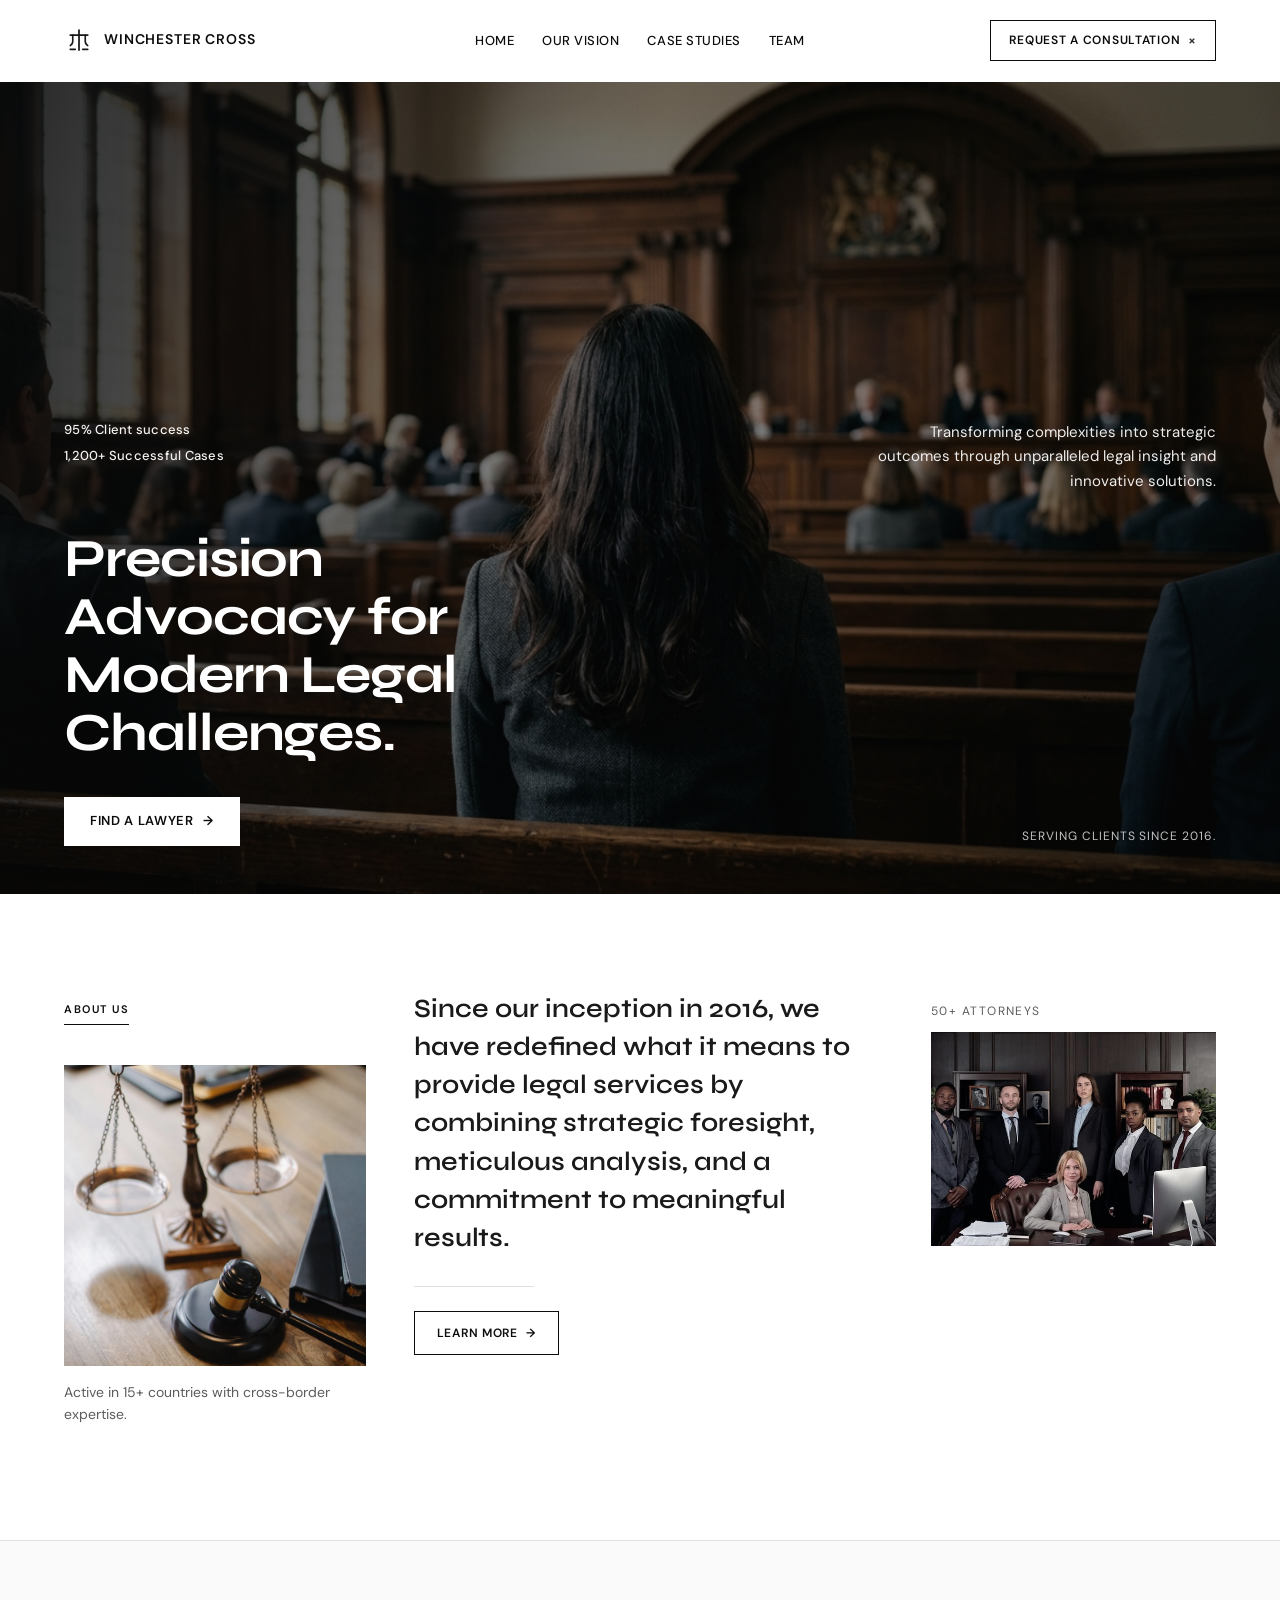
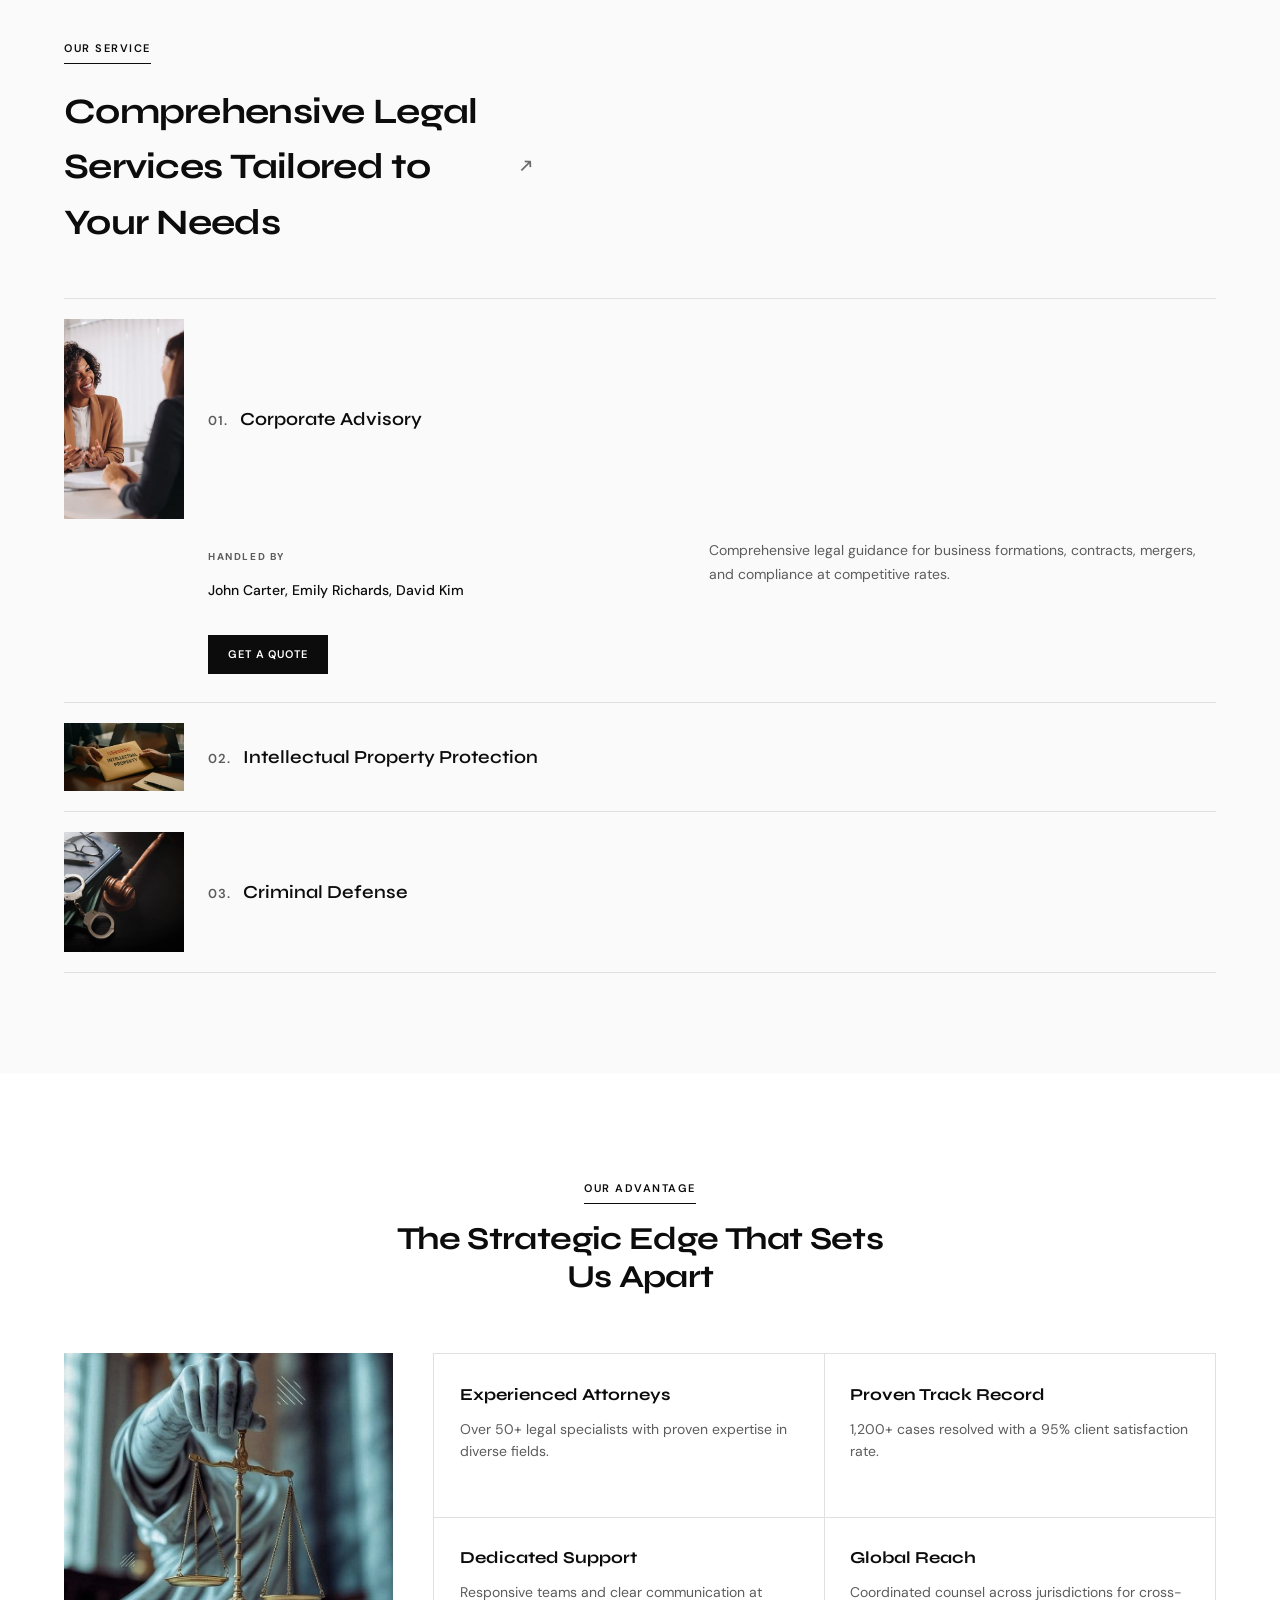
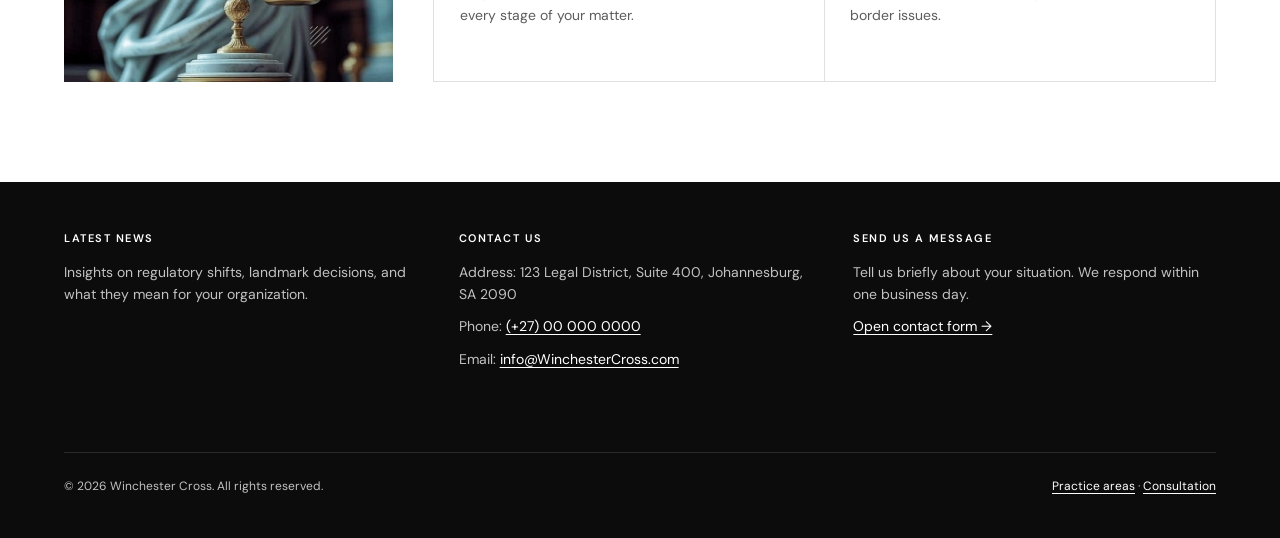
<file: index.html>
<!DOCTYPE html>
<html lang="en">
<head>
	<meta charset="UTF-8">
	<meta name="viewport" content="width=device-width, initial-scale=1">
	<title>Winchester Cross — Precision Advocacy</title>
	<link rel="preconnect" href="https://fonts.googleapis.com">
	<link rel="preconnect" href="https://fonts.gstatic.com" crossorigin>
	<link href="https://fonts.googleapis.com/css2?family=DM+Sans:ital,opsz,wght@0,9..40,400;0,9..40,500;0,9..40,600;0,9..40,700;1,9..40,400&family=Syne:wght@500;600;700;800&display=swap" rel="stylesheet">
	<link rel="stylesheet" href="css/landing.css" type="text/css">
</head>
	<!-- Google tag (gtag.js) -->
<script async src="https://www.googletagmanager.com/gtag/js?id=G-PH2RT2CQ6C"></script>
<script>
  window.dataLayer = window.dataLayer || [];
  function gtag(){dataLayer.push(arguments);}
  gtag('js', new Date());

  gtag('config', 'G-PH2RT2CQ6C');
</script>
<body class="landing">
	<header class="site-nav" id="top">
		<div class="landing-wrap">
			<a href="index.html" class="brand-mark" aria-label="Winchester Cross home">
				<svg width="30" height="30" viewBox="0 0 24 24" fill="none" xmlns="http://www.w3.org/2000/svg" aria-hidden="true">
					<path d="M12 4v16" stroke="currentColor" stroke-width="1.4" stroke-linecap="round"/>
					<path d="M5 8h14" stroke="currentColor" stroke-width="1.4" stroke-linecap="round"/>
					<path d="M7 8v5c0 1.5-.8 2.8-2 3.5M17 8v5c0 1.5.8 2.8 2 3.5" stroke="currentColor" stroke-width="1.3" stroke-linecap="round"/>
					<path d="M5 19.5h4M15 19.5h4" stroke="currentColor" stroke-width="1.3" stroke-linecap="round"/>
				</svg>
				<span>Winchester Cross</span>
			</a>
			<button type="button" class="nav-toggle" id="navToggle" aria-expanded="false" aria-controls="navMenu">Menu</button>
			<ul class="nav-links" id="navMenu" role="navigation">
				<li><a href="index.html">Home</a></li>
				<li><a href="about.html">Our Vision</a></li>
				<li><a href="news.html">Case Studies</a></li>
				<li><a href="lawyers.html">Team</a></li>
			</ul>
			<a href="contact.html" class="btn-outline-light">Request a Consultation <span class="icon-x" aria-hidden="true">×</span></a>
		</div>
	</header>

	<section class="hero reveal reveal--instant" aria-labelledby="hero-heading">
		<div class="hero-bg" role="presentation"></div>
		<div class="hero-inner landing-wrap">
			<div class="hero-grid">
				<div class="hero-stats">
					<span>95% Client success</span>
					<span>1,200+ Successful Cases</span>
				</div>
				<p class="hero-aside">Transforming complexities into strategic outcomes through unparalleled legal insight and innovative solutions.</p>
				<h1 id="hero-heading" class="hero-headline">Precision Advocacy for Modern Legal Challenges.</h1>
			</div>
			<div class="hero-actions">
				<a href="lawyers.html" class="btn-solid-light">Find a Lawyer <span aria-hidden="true">→</span></a>
				<p class="hero-foot">Serving clients since 2016.</p>
			</div>
		</div>
	</section>

	<section class="about reveal" id="about" aria-labelledby="about-heading">
		<div class="landing-wrap about-grid">
			<div>
				<p class="section-label" id="about-heading">About Us</p>
				<img class="about-thumb" src="images/thumbnail-focus.jpg" width="160" height="160" alt="Firm at work">
				<p class="about-side">Active in 15+ countries with cross-border expertise.</p>
			</div>
			<div class="about-main">
				<p class="lead">Since our inception in 2016, we have redefined what it means to provide legal services by combining strategic foresight, meticulous analysis, and a commitment to meaningful results.</p>
				<div class="about-rule" role="presentation"></div>
				<a href="about.html" class="btn-outline-dark">Learn More <span aria-hidden="true">→</span></a>
			</div>
			<div>
				<p class="about-right-meta">50+ Attorneys</p>
				<img class="about-right-img" src="images/handshake.jpg" width="400" height="300" alt="Professional consultation">
			</div>
		</div>
	</section>

	<section class="services reveal" id="services" aria-labelledby="services-heading">
		<div class="landing-wrap">
			<div class="services-head">
				<div>
					<p class="section-label">Our Service</p>
					<h2 id="services-heading" class="services-title">Comprehensive Legal Services Tailored to Your Needs <span class="arrow-diag" aria-hidden="true">↗</span></h2>
				</div>
			</div>
			<div class="service-list reveal-stagger">
				<details class="service-item reveal-child" name="services" open>
					<summary>
						<img class="service-thumb" src="images/Corporate.jpg" alt="">
						<div class="service-summary-text">
							<span class="service-num">01.</span>
							<span class="service-name">Corporate Advisory</span>
						</div>
					</summary>
					<div class="service-panel">
						<div class="service-panel-spacer" aria-hidden="true"></div>
						<div class="service-detail">
							<div>
								<p class="service-handled">Handled by</p>
								<p class="service-names">John Carter, Emily Richards, David Kim</p>
								<a href="contact.html" class="btn-solid-dark">Get a Quote</a>
							</div>
							<p class="service-desc">Comprehensive legal guidance for business formations, contracts, mergers, and compliance at competitive rates.</p>
						</div>
					</div>
				</details>
				<details class="service-item reveal-child" name="services">
					<summary>
						<img class="service-thumb" src="images/happy.jpg" alt="">
						<div class="service-summary-text">
							<span class="service-num">02.</span>
							<span class="service-name">Intellectual Property Protection</span>
						</div>
					</summary>
					<div class="service-panel">
						<div class="service-panel-spacer" aria-hidden="true"></div>
						<div class="service-detail">
							<div>
								<p class="service-handled">Handled by</p>
								<p class="service-names">Sarah Lin, Marcus Webb</p>
								<a href="contact.html" class="btn-solid-dark">Get a Quote</a>
							</div>
							<p class="service-desc">Patents, trademarks, licensing, and enforcement strategies designed to safeguard what makes your business unique.</p>
						</div>
					</div>
				</details>
				<details class="service-item reveal-child" name="services">
					<summary>
						<img class="service-thumb" src="images/thumbnail-frontview.jpg" alt="">
						<div class="service-summary-text">
							<span class="service-num">03.</span>
							<span class="service-name">Criminal Defense</span>
						</div>
					</summary>
					<div class="service-panel">
						<div class="service-panel-spacer" aria-hidden="true"></div>
						<div class="service-detail">
							<div>
								<p class="service-handled">Handled by</p>
								<p class="service-names">Daniel Ortiz, Priya Nair</p>
								<a href="contact.html" class="btn-solid-dark">Get a Quote</a>
							</div>
							<p class="service-desc">Discreet, rigorous representation focused on protecting your rights and securing the strongest possible outcome.</p>
						</div>
					</div>
				</details>
			</div>
		</div>
	</section>

	<section class="advantage reveal" id="advantage" aria-labelledby="advantage-heading">
		<div class="landing-wrap">
			<div class="advantage-intro">
				<p class="section-label">Our Advantage</p>
				<h2 id="advantage-heading">The Strategic Edge That Sets Us Apart</h2>
			</div>
			<div class="advantage-layout">
				<img class="advantage-photo" src="images/smile.jpg" width="480" height="480" alt="Attorneys in discussion">
				<div class="advantage-grid reveal-stagger">
					<div class="advantage-cell reveal-child">
						<h3>Experienced Attorneys</h3>
						<p>Over 50+ legal specialists with proven expertise in diverse fields.</p>
					</div>
					<div class="advantage-cell reveal-child">
						<h3>Proven Track Record</h3>
						<p>1,200+ cases resolved with a 95% client satisfaction rate.</p>
					</div>
					<div class="advantage-cell reveal-child">
						<h3>Dedicated Support</h3>
						<p>Responsive teams and clear communication at every stage of your matter.</p>
					</div>
					<div class="advantage-cell reveal-child">
						<h3>Global Reach</h3>
						<p>Coordinated counsel across jurisdictions for cross-border issues.</p>
					</div>
				</div>
			</div>
		</div>
	</section>

	<footer class="site-footer">
		<div class="landing-wrap">
			<div>
				<h4>Latest News</h4>
				<p>Insights on regulatory shifts, landmark decisions, and what they mean for your organization.</p>
			</div>
			<div>
				<h4>Contact Us</h4>
				<p><span>Address:</span> 123 Legal District, Suite 400, Johannesburg, SA 2090</p>
				<p><span>Phone:</span> <a href="tel:+1200222999">(+27) 00 000 0000</a></p>
				<p><span>Email:</span> <a href="mailto:info@WinchesterCross.com">info@WinchesterCross.com</a></p>
			</div>
			<div>
				<h4>Send Us a Message</h4>
				<p>Tell us briefly about your situation. We respond within one business day.</p>
				<p><a href="contact.html">Open contact form →</a></p>
			</div>
			<div class="footer-bar">
				<p>© 2026 Winchester Cross. All rights reserved.</p>
				<p><a href="practices.html">Practice areas</a> · <a href="contact.html">Consultation</a></p>
			</div>
		</div>
	</footer>

	<button type="button" class="scroll-top" id="scrollTop" aria-label="Scroll to top" aria-hidden="true" tabindex="-1">
		<span aria-hidden="true">↑</span>
	</button>

	<script src="js/reveal.js" defer></script>
	<script src="js/scroll-top.js" defer></script>
	<script>
	(function () {
		var toggle = document.getElementById('navToggle');
		var menu = document.getElementById('navMenu');
		if (toggle && menu) {
			toggle.addEventListener('click', function () {
				var open = menu.classList.toggle('is-open');
				toggle.setAttribute('aria-expanded', open ? 'true' : 'false');
			});
			menu.querySelectorAll('a').forEach(function (a) {
				a.addEventListener('click', function () {
					menu.classList.remove('is-open');
					toggle.setAttribute('aria-expanded', 'false');
				});
			});
		}
		document.querySelectorAll('.service-item').forEach(function (el) {
			el.addEventListener('toggle', function () {
				if (!el.open) return;
				document.querySelectorAll('.service-item').forEach(function (other) {
					if (other !== el) other.removeAttribute('open');
				});
			});
		});
	})();
	</script>
</body>
</html>
</file>
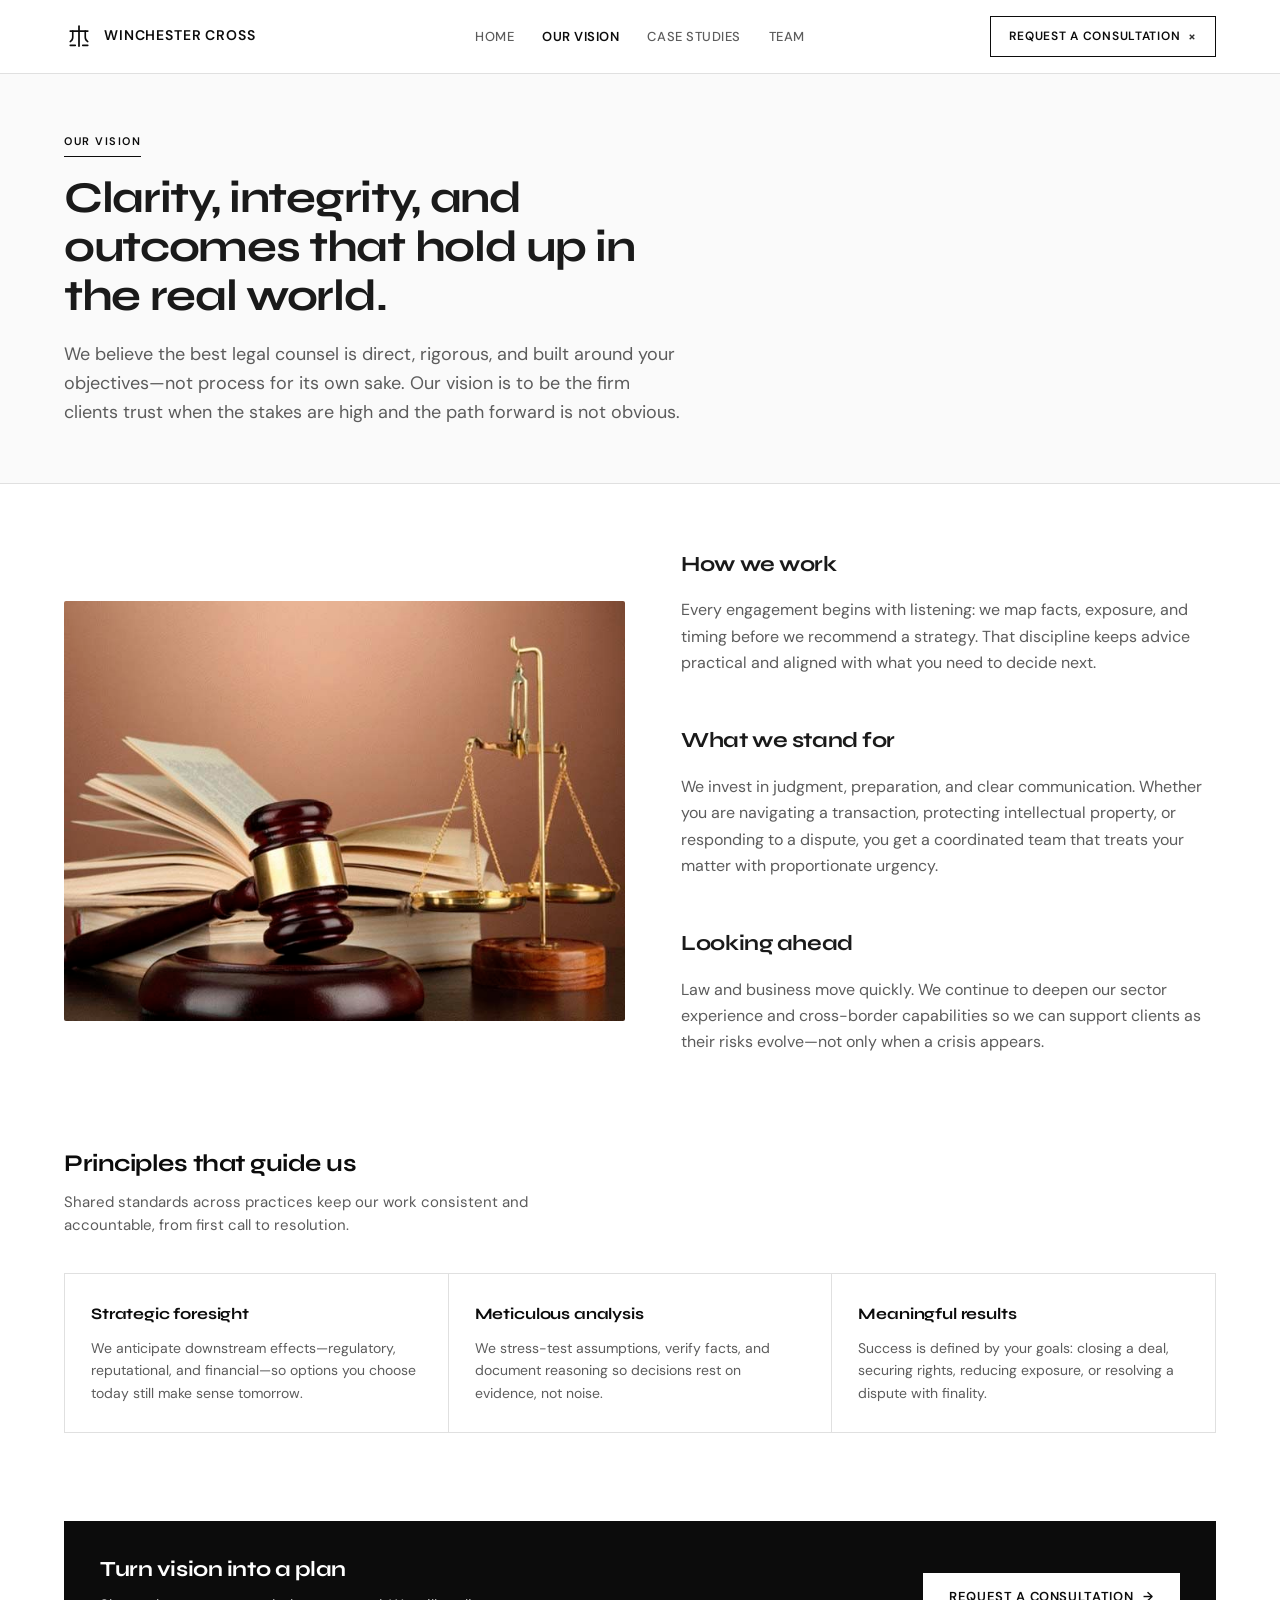
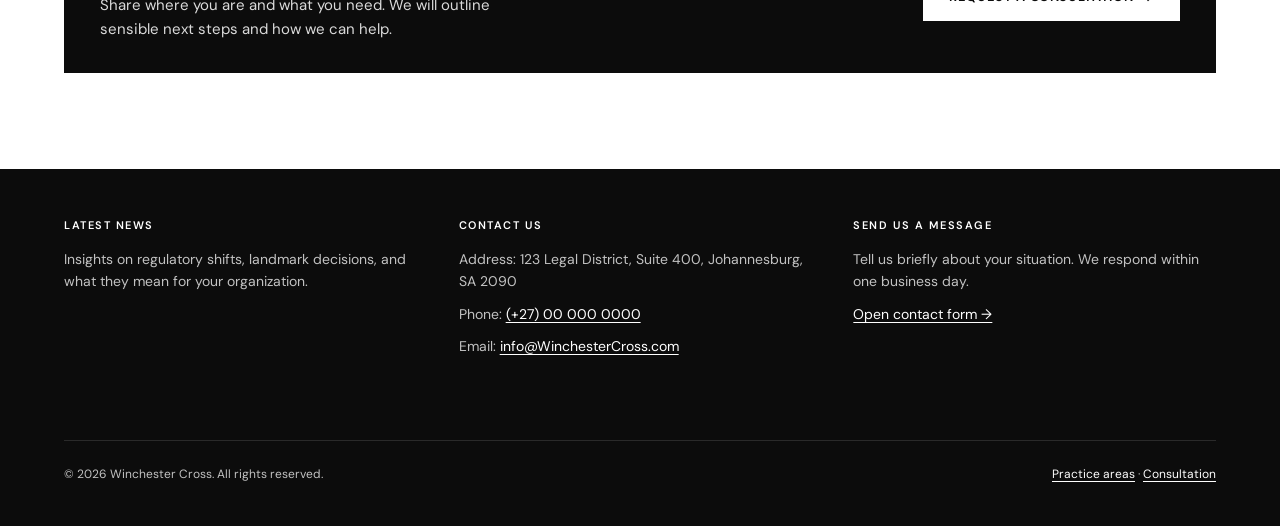
<file: about.html>
<!DOCTYPE html>
<html lang="en">
<head>
	<meta charset="UTF-8">
	<meta name="viewport" content="width=device-width, initial-scale=1">
	<title>Our Vision — Winchester Cross</title>
	<link rel="preconnect" href="https://fonts.googleapis.com">
	<link rel="preconnect" href="https://fonts.gstatic.com" crossorigin>
	<link href="https://fonts.googleapis.com/css2?family=DM+Sans:ital,opsz,wght@0,9..40,400;0,9..40,500;0,9..40,600;0,9..40,700;1,9..40,400&family=Syne:wght@500;600;700;800&display=swap" rel="stylesheet">
	<link rel="stylesheet" href="css/landing.css" type="text/css">
</head>
	<!-- Google tag (gtag.js) -->
<script async src="https://www.googletagmanager.com/gtag/js?id=G-PH2RT2CQ6C"></script>
<script>
  window.dataLayer = window.dataLayer || [];
  function gtag(){dataLayer.push(arguments);}
  gtag('js', new Date());

  gtag('config', 'G-PH2RT2CQ6C');
</script>
<body class="landing">
	<header class="site-nav site-nav--inner" id="top">
		<div class="landing-wrap">
			<a href="index.html" class="brand-mark" aria-label="Winchester Cross home">
				<svg width="30" height="30" viewBox="0 0 24 24" fill="none" xmlns="http://www.w3.org/2000/svg" aria-hidden="true">
					<path d="M12 4v16" stroke="currentColor" stroke-width="1.4" stroke-linecap="round"/>
					<path d="M5 8h14" stroke="currentColor" stroke-width="1.4" stroke-linecap="round"/>
					<path d="M7 8v5c0 1.5-.8 2.8-2 3.5M17 8v5c0 1.5.8 2.8 2 3.5" stroke="currentColor" stroke-width="1.3" stroke-linecap="round"/>
					<path d="M5 19.5h4M15 19.5h4" stroke="currentColor" stroke-width="1.3" stroke-linecap="round"/>
				</svg>
				<span>Winchester Cross</span>
			</a>
			<button type="button" class="nav-toggle" id="navToggle" aria-expanded="false" aria-controls="navMenu">Menu</button>
			<ul class="nav-links" id="navMenu" role="navigation">
				<li><a href="index.html">Home</a></li>
				<li><a href="about.html" aria-current="page">Our Vision</a></li>
				<li><a href="news.html">Case Studies</a></li>
				<li><a href="lawyers.html">Team</a></li>
			</ul>
			<a href="contact.html" class="btn-outline-light">Request a Consultation <span class="icon-x" aria-hidden="true">×</span></a>
		</div>
	</header>

	<main id="main">
		<section class="page-hero reveal reveal--instant" aria-labelledby="vision-heading">
			<div class="landing-wrap">
				<p class="section-label">Our Vision</p>
				<h1 id="vision-heading" class="page-hero-title">Clarity, integrity, and outcomes that hold up in the real world.</h1>
				<p class="page-hero-lede">We believe the best legal counsel is direct, rigorous, and built around your objectives—not process for its own sake. Our vision is to be the firm clients trust when the stakes are high and the path forward is not obvious.</p>
			</div>
		</section>

		<section class="vision-feature reveal" aria-labelledby="vision-story">
			<div class="landing-wrap vision-feature-grid">
				<img class="vision-feature-img" src="images/thumb-up.jpg" width="640" height="420" alt="Team collaboration">
				<div class="vision-prose" id="vision-story">
					<h2>How we work</h2>
					<p>Every engagement begins with listening: we map facts, exposure, and timing before we recommend a strategy. That discipline keeps advice practical and aligned with what you need to decide next.</p>
					<h2>What we stand for</h2>
					<p>We invest in judgment, preparation, and clear communication. Whether you are navigating a transaction, protecting intellectual property, or responding to a dispute, you get a coordinated team that treats your matter with proportionate urgency.</p>
					<h2>Looking ahead</h2>
					<p>Law and business move quickly. We continue to deepen our sector experience and cross-border capabilities so we can support clients as their risks evolve—not only when a crisis appears.</p>
				</div>
			</div>
		</section>

		<section class="vision-pillars reveal" aria-labelledby="pillars-title">
			<div class="landing-wrap">
				<div class="vision-pillars-head">
					<h2 id="pillars-title" class="vision-pillars-title">Principles that guide us</h2>
					<p class="vision-pillars-sub">Shared standards across practices keep our work consistent and accountable, from first call to resolution.</p>
				</div>
				<div class="vision-pillar-grid reveal-stagger">
					<div class="vision-pillar reveal-child">
						<h3>Strategic foresight</h3>
						<p>We anticipate downstream effects—regulatory, reputational, and financial—so options you choose today still make sense tomorrow.</p>
					</div>
					<div class="vision-pillar reveal-child">
						<h3>Meticulous analysis</h3>
						<p>We stress-test assumptions, verify facts, and document reasoning so decisions rest on evidence, not noise.</p>
					</div>
					<div class="vision-pillar reveal-child">
						<h3>Meaningful results</h3>
						<p>Success is defined by your goals: closing a deal, securing rights, reducing exposure, or resolving a dispute with finality.</p>
					</div>
				</div>
			</div>
		</section>

		<section class="vision-cta reveal" aria-labelledby="cta-heading">
			<div class="landing-wrap">
				<div class="vision-cta-inner">
					<div>
						<h2 id="cta-heading">Turn vision into a plan</h2>
						<p>Share where you are and what you need. We will outline sensible next steps and how we can help.</p>
					</div>
					<a href="contact.html" class="btn-solid-light">Request a consultation <span aria-hidden="true">→</span></a>
				</div>
			</div>
		</section>
	</main>

	<footer class="site-footer">
		<div class="landing-wrap">
			<div>
				<h4>Latest News</h4>
				<p>Insights on regulatory shifts, landmark decisions, and what they mean for your organization.</p>
			</div>
			<div>
				<h4>Contact Us</h4>
				<p><span>Address:</span> 123 Legal District, Suite 400, Johannesburg, SA 2090</p>
				<p><span>Phone:</span> <a href="tel:+1200222999">(+27) 00 000 0000</a></p>
				<p><span>Email:</span> <a href="mailto:info@WinchesterCross.com">info@WinchesterCross.com</a></p>
			</div>
			<div>
				<h4>Send Us a Message</h4>
				<p>Tell us briefly about your situation. We respond within one business day.</p>
				<p><a href="contact.html">Open contact form →</a></p>
			</div>
			<div class="footer-bar">
				<p>© 2026 Winchester Cross. All rights reserved.</p>
				<p><a href="practices.html">Practice areas</a> · <a href="contact.html">Consultation</a></p>
			</div>
		</div>
	</footer>

	<button type="button" class="scroll-top" id="scrollTop" aria-label="Scroll to top" aria-hidden="true" tabindex="-1">
		<span aria-hidden="true">↑</span>
	</button>

	<script src="js/reveal.js" defer></script>
	<script src="js/scroll-top.js" defer></script>
	<script>
	(function () {
		var toggle = document.getElementById('navToggle');
		var menu = document.getElementById('navMenu');
		if (toggle && menu) {
			toggle.addEventListener('click', function () {
				var open = menu.classList.toggle('is-open');
				toggle.setAttribute('aria-expanded', open ? 'true' : 'false');
			});
			menu.querySelectorAll('a').forEach(function (a) {
				a.addEventListener('click', function () {
					menu.classList.remove('is-open');
					toggle.setAttribute('aria-expanded', 'false');
				});
			});
		}
	})();
	</script>
</body>
</html>
</file>
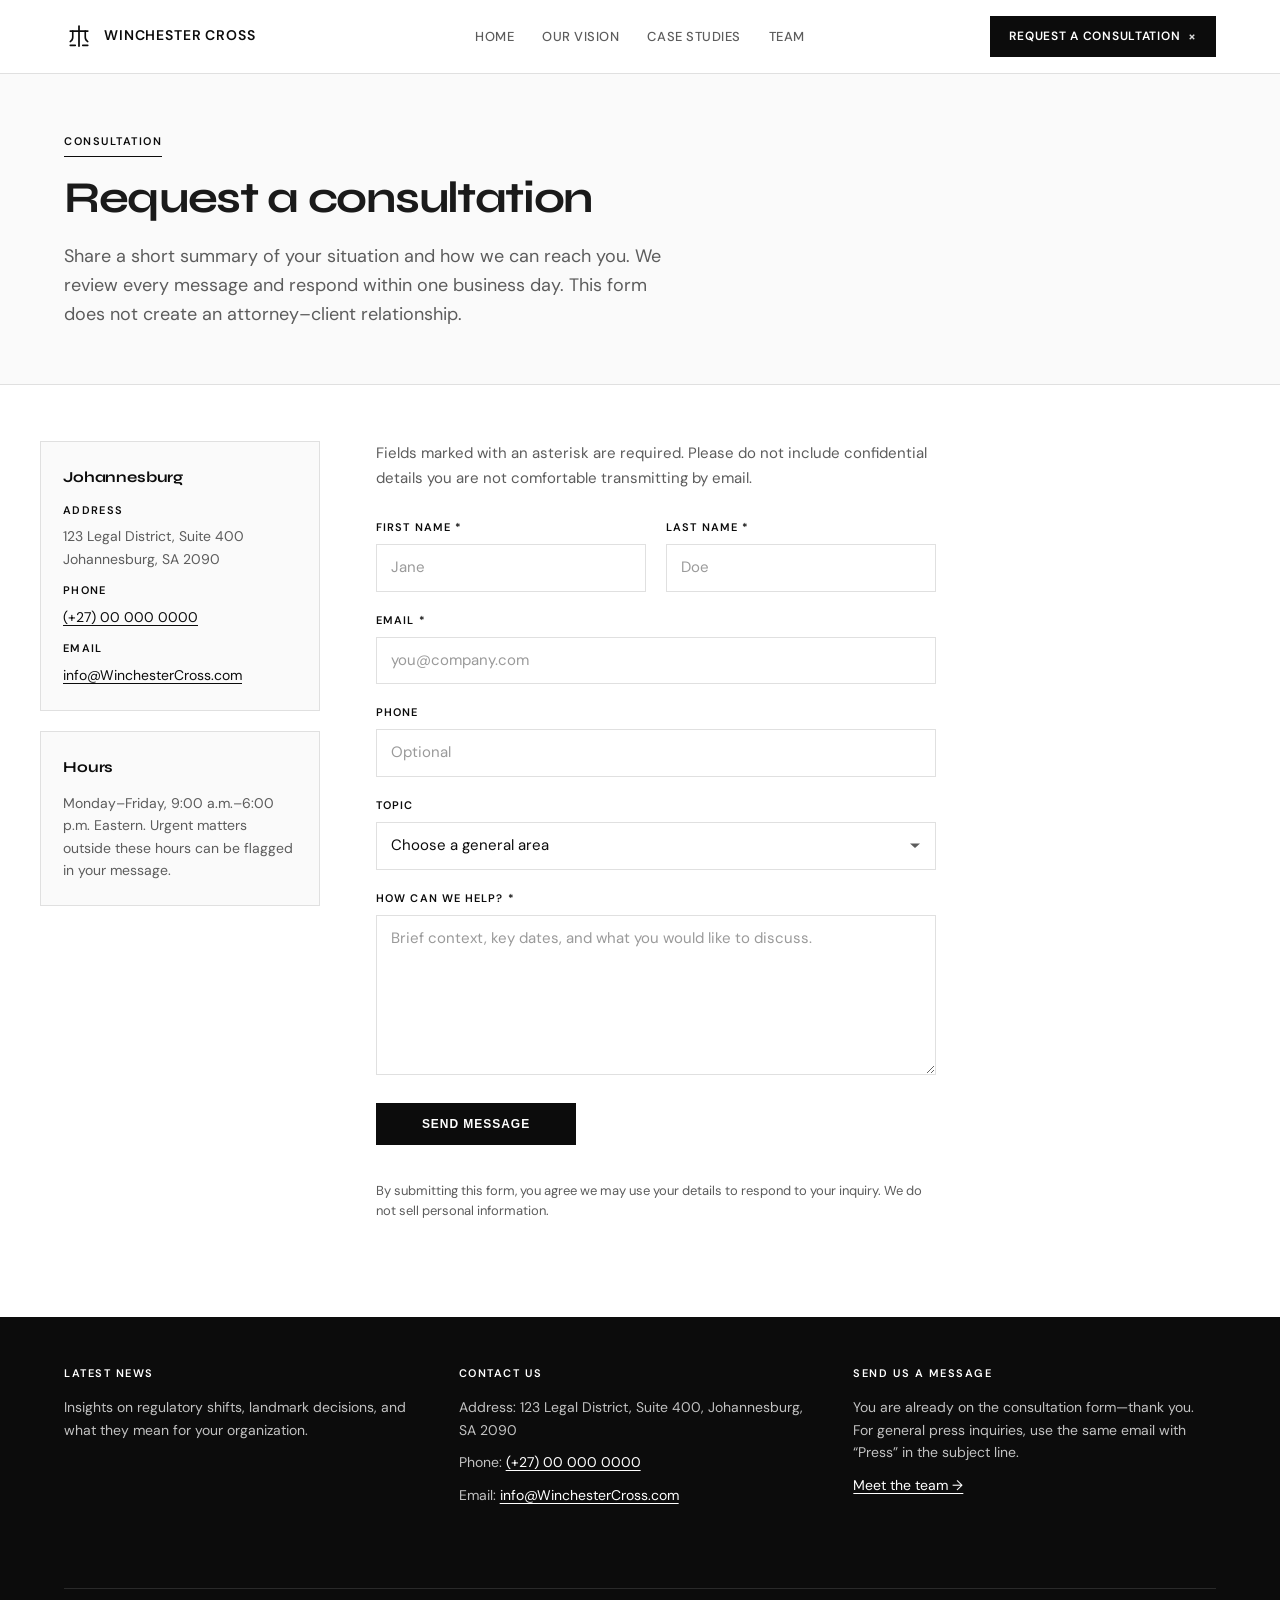
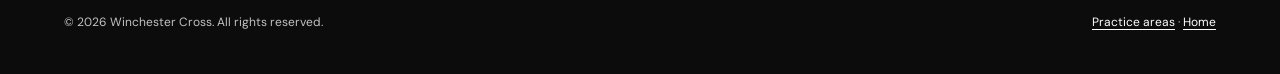
<file: contact.html>
<!DOCTYPE html>
<html lang="en">
<head>
	<meta charset="UTF-8">
	<meta name="viewport" content="width=device-width, initial-scale=1">
	<title>Request a Consultation — Winchester Cross</title>
	<link rel="preconnect" href="https://fonts.googleapis.com">
	<link rel="preconnect" href="https://fonts.gstatic.com" crossorigin>
	<link href="https://fonts.googleapis.com/css2?family=DM+Sans:ital,opsz,wght@0,9..40,400;0,9..40,500;0,9..40,600;0,9..40,700;1,9..40,400&family=Syne:wght@500;600;700;800&display=swap" rel="stylesheet">
	<link rel="stylesheet" href="css/landing.css" type="text/css">
</head>
	<!-- Google tag (gtag.js) -->
<script async src="https://www.googletagmanager.com/gtag/js?id=G-PH2RT2CQ6C"></script>
<script>
  window.dataLayer = window.dataLayer || [];
  function gtag(){dataLayer.push(arguments);}
  gtag('js', new Date());

  gtag('config', 'G-PH2RT2CQ6C');
</script>
<body class="landing">
	<header class="site-nav site-nav--inner" id="top">
		<div class="landing-wrap">
			<a href="index.html" class="brand-mark" aria-label="Winchester Cross home">
				<svg width="30" height="30" viewBox="0 0 24 24" fill="none" xmlns="http://www.w3.org/2000/svg" aria-hidden="true">
					<path d="M12 4v16" stroke="currentColor" stroke-width="1.4" stroke-linecap="round"/>
					<path d="M5 8h14" stroke="currentColor" stroke-width="1.4" stroke-linecap="round"/>
					<path d="M7 8v5c0 1.5-.8 2.8-2 3.5M17 8v5c0 1.5.8 2.8 2 3.5" stroke="currentColor" stroke-width="1.3" stroke-linecap="round"/>
					<path d="M5 19.5h4M15 19.5h4" stroke="currentColor" stroke-width="1.3" stroke-linecap="round"/>
				</svg>
				<span>Winchester Cross</span>
			</a>
			<button type="button" class="nav-toggle" id="navToggle" aria-expanded="false" aria-controls="navMenu">Menu</button>
			<ul class="nav-links" id="navMenu" role="navigation">
				<li><a href="index.html">Home</a></li>
				<li><a href="about.html">Our Vision</a></li>
				<li><a href="news.html">Case Studies</a></li>
				<li><a href="lawyers.html">Team</a></li>
			</ul>
			<a href="contact.html" class="btn-outline-light" aria-current="page">Request a Consultation <span class="icon-x" aria-hidden="true">×</span></a>
		</div>
	</header>

	<main id="main" class="contact-page">
		<section class="page-hero reveal reveal--instant" aria-labelledby="contact-heading">
			<div class="landing-wrap">
				<p class="section-label">Consultation</p>
				<h1 id="contact-heading" class="page-hero-title">Request a consultation</h1>
				<p class="page-hero-lede">Share a short summary of your situation and how we can reach you. We review every message and respond within one business day. This form does not create an attorney–client relationship.</p>
			</div>
		</section>

		<div class="landing-wrap contact-layout reveal">
			<aside class="contact-aside" aria-label="Office information">
				<div class="case-side-card">
					<h2>Johannesburg</h2>
					<p class="contact-detail"><strong>Address</strong> 123 Legal District, Suite 400<br>Johannesburg, SA 2090</p>
					<p class="contact-detail"><strong>Phone</strong> <a href="tel:+1200222999">(+27) 00 000 0000</a></p>
					<p class="contact-detail"><strong>Email</strong> <a href="mailto:info@WinchesterCross.com">info@WinchesterCross.com</a></p>
				</div>
				<div class="case-side-card">
					<h2>Hours</h2>
					<p class="contact-detail">Monday–Friday, 9:00 a.m.–6:00 p.m. Eastern. Urgent matters outside these hours can be flagged in your message.</p>
				</div>
			</aside>

			<div class="contact-form-wrap">
				<p class="contact-form-intro">Fields marked with an asterisk are required. Please do not include confidential details you are not comfortable transmitting by email.</p>
				<form class="contact-form" action="#" method="post" aria-label="Consultation request">
					<div class="contact-row-split">
						<div class="contact-field">
							<label for="first-name">First name *</label>
							<input id="first-name" name="first_name" type="text" autocomplete="given-name" required placeholder="Jane">
						</div>
						<div class="contact-field">
							<label for="last-name">Last name *</label>
							<input id="last-name" name="last_name" type="text" autocomplete="family-name" required placeholder="Doe">
						</div>
					</div>
					<div class="contact-field">
						<label for="email">Email *</label>
						<input id="email" name="email" type="email" autocomplete="email" required placeholder="you@company.com">
					</div>
					<div class="contact-field">
						<label for="phone">Phone</label>
						<input id="phone" name="phone" type="tel" autocomplete="tel" placeholder="Optional">
					</div>
					<div class="contact-field">
						<label for="topic">Topic</label>
						<select id="topic" name="topic">
							<option value="" selected>Choose a general area</option>
							<option value="corporate">Corporate &amp; M&amp;A</option>
							<option value="ip">Intellectual property</option>
							<option value="disputes">Disputes &amp; investigations</option>
							<option value="regulatory">Regulatory &amp; compliance</option>
							<option value="other">Other</option>
						</select>
					</div>
					<div class="contact-field">
						<label for="message">How can we help? *</label>
						<textarea id="message" name="message" required placeholder="Brief context, key dates, and what you would like to discuss."></textarea>
					</div>
					<button type="submit" class="btn-solid-dark">Send message</button>
					<p class="contact-form-note">By submitting this form, you agree we may use your details to respond to your inquiry. We do not sell personal information.</p>
				</form>
			</div>
		</div>
	</main>

	<footer class="site-footer">
		<div class="landing-wrap">
			<div>
				<h4>Latest News</h4>
				<p>Insights on regulatory shifts, landmark decisions, and what they mean for your organization.</p>
			</div>
			<div>
				<h4>Contact Us</h4>
				<p><span>Address:</span> 123 Legal District, Suite 400, Johannesburg, SA 2090</p>
				<p><span>Phone:</span> <a href="tel:+1200222999">(+27) 00 000 0000</a></p>
				<p><span>Email:</span> <a href="mailto:info@WinchesterCross.com">info@WinchesterCross.com</a></p>
			</div>
			<div>
				<h4>Send Us a Message</h4>
				<p>You are already on the consultation form—thank you. For general press inquiries, use the same email with “Press” in the subject line.</p>
				<p><a href="lawyers.html">Meet the team →</a></p>
			</div>
			<div class="footer-bar">
				<p>© 2026 Winchester Cross. All rights reserved.</p>
				<p><a href="practices.html">Practice areas</a> · <a href="index.html">Home</a></p>
			</div>
		</div>
	</footer>

	<button type="button" class="scroll-top" id="scrollTop" aria-label="Scroll to top" aria-hidden="true" tabindex="-1">
		<span aria-hidden="true">↑</span>
	</button>

	<script src="js/reveal.js" defer></script>
	<script src="js/scroll-top.js" defer></script>
	<script>
	(function () {
		var toggle = document.getElementById('navToggle');
		var menu = document.getElementById('navMenu');
		if (toggle && menu) {
			toggle.addEventListener('click', function () {
				var open = menu.classList.toggle('is-open');
				toggle.setAttribute('aria-expanded', open ? 'true' : 'false');
			});
			menu.querySelectorAll('a').forEach(function (a) {
				a.addEventListener('click', function () {
					menu.classList.remove('is-open');
					toggle.setAttribute('aria-expanded', 'false');
				});
			});
		}
	})();
	</script>
</body>
</html>
</file>
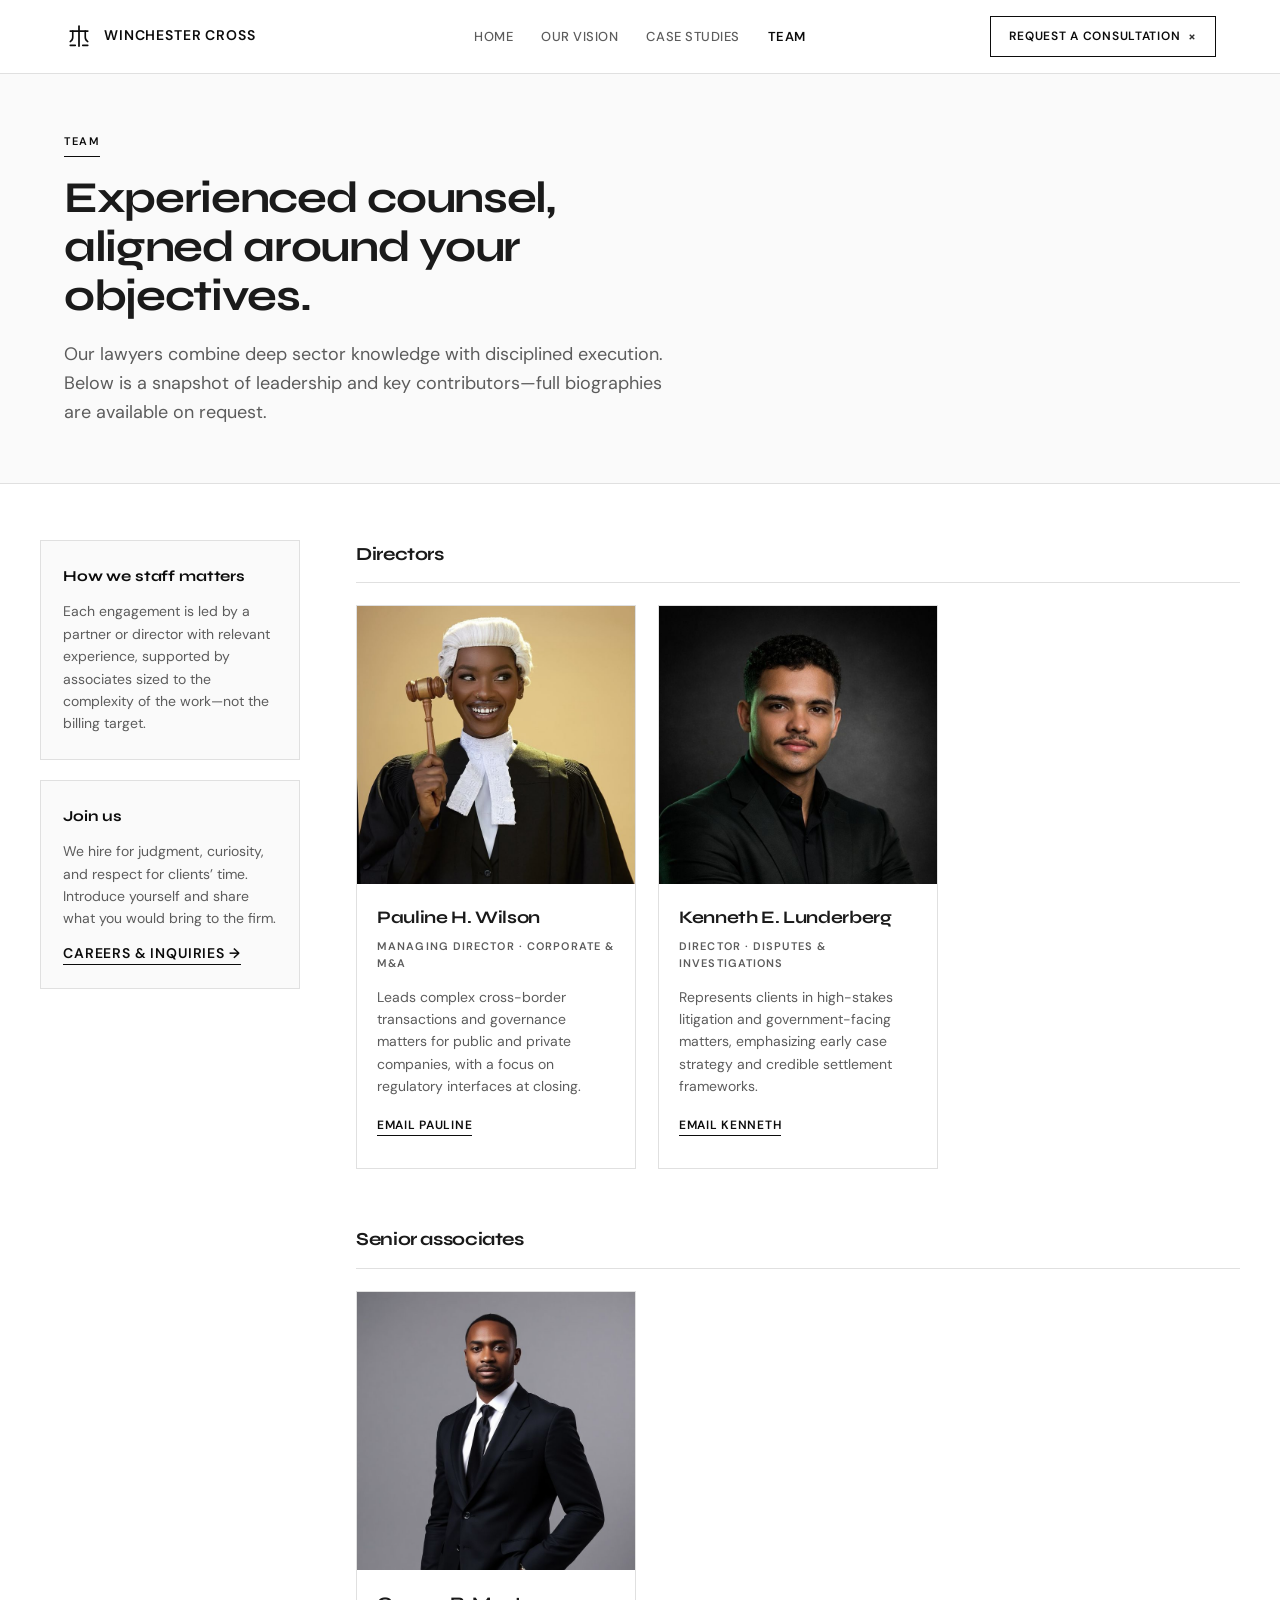
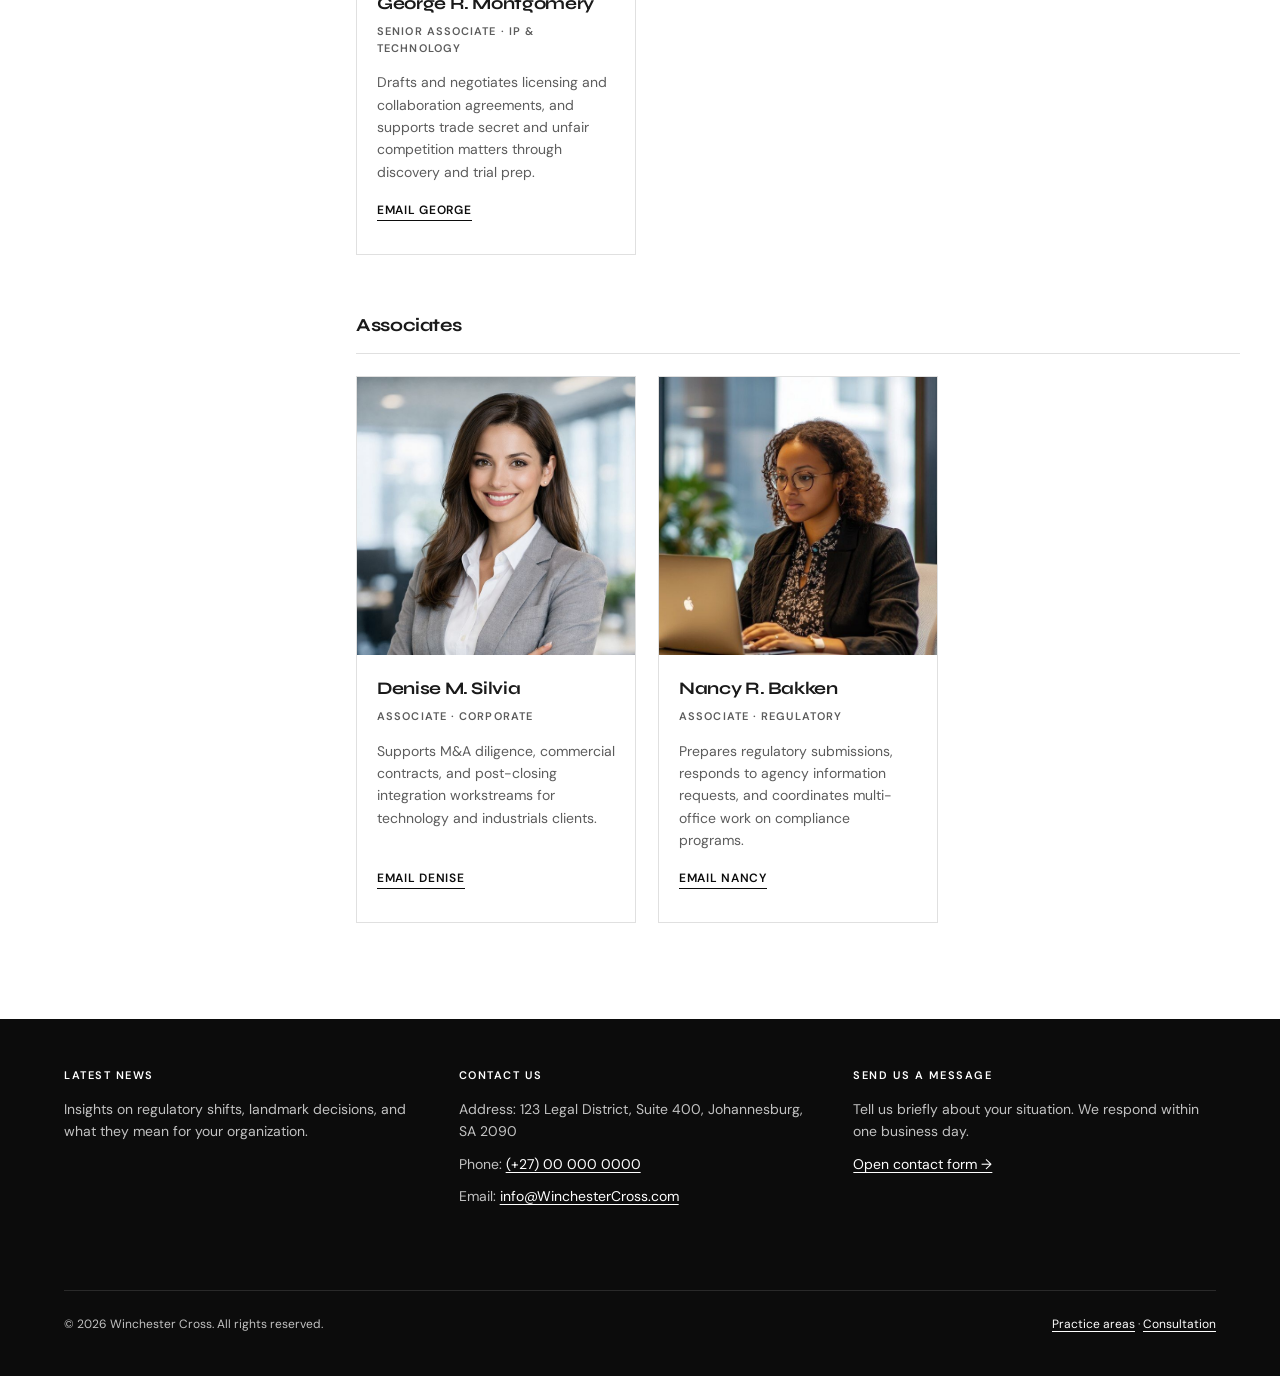
<file: lawyers.html>
<!DOCTYPE html>
<html lang="en">
<head>
	<meta charset="UTF-8">
	<meta name="viewport" content="width=device-width, initial-scale=1">
	<title>Team — Winchester Cross</title>
	<link rel="preconnect" href="https://fonts.googleapis.com">
	<link rel="preconnect" href="https://fonts.gstatic.com" crossorigin>
	<link href="https://fonts.googleapis.com/css2?family=DM+Sans:ital,opsz,wght@0,9..40,400;0,9..40,500;0,9..40,600;0,9..40,700;1,9..40,400&family=Syne:wght@500;600;700;800&display=swap" rel="stylesheet">
	<link rel="stylesheet" href="css/landing.css" type="text/css">
</head>
	<!-- Google tag (gtag.js) -->
<script async src="https://www.googletagmanager.com/gtag/js?id=G-PH2RT2CQ6C"></script>
<script>
  window.dataLayer = window.dataLayer || [];
  function gtag(){dataLayer.push(arguments);}
  gtag('js', new Date());

  gtag('config', 'G-PH2RT2CQ6C');
</script>
<body class="landing">
	<header class="site-nav site-nav--inner" id="top">
		<div class="landing-wrap">
			<a href="index.html" class="brand-mark" aria-label="Winchester Cross home">
				<svg width="30" height="30" viewBox="0 0 24 24" fill="none" xmlns="http://www.w3.org/2000/svg" aria-hidden="true">
					<path d="M12 4v16" stroke="currentColor" stroke-width="1.4" stroke-linecap="round"/>
					<path d="M5 8h14" stroke="currentColor" stroke-width="1.4" stroke-linecap="round"/>
					<path d="M7 8v5c0 1.5-.8 2.8-2 3.5M17 8v5c0 1.5.8 2.8 2 3.5" stroke="currentColor" stroke-width="1.3" stroke-linecap="round"/>
					<path d="M5 19.5h4M15 19.5h4" stroke="currentColor" stroke-width="1.3" stroke-linecap="round"/>
				</svg>
				<span>Winchester Cross</span>
			</a>
			<button type="button" class="nav-toggle" id="navToggle" aria-expanded="false" aria-controls="navMenu">Menu</button>
			<ul class="nav-links" id="navMenu" role="navigation">
				<li><a href="index.html">Home</a></li>
				<li><a href="about.html">Our Vision</a></li>
				<li><a href="news.html">Case Studies</a></li>
				<li><a href="lawyers.html" aria-current="page">Team</a></li>
			</ul>
			<a href="contact.html" class="btn-outline-light">Request a Consultation <span class="icon-x" aria-hidden="true">×</span></a>
		</div>
	</header>

	<main id="main" class="team-page">
		<section class="page-hero reveal reveal--instant" aria-labelledby="team-heading">
			<div class="landing-wrap">
				<p class="section-label">Team</p>
				<h1 id="team-heading" class="page-hero-title">Experienced counsel, aligned around your objectives.</h1>
				<p class="page-hero-lede">Our lawyers combine deep sector knowledge with disciplined execution. Below is a snapshot of leadership and key contributors—full biographies are available on request.</p>
			</div>
		</section>

		<div class="landing-wrap team-layout">
			<aside class="team-sidebar reveal" aria-label="About our team">
				<div class="case-side-card">
					<h2>How we staff matters</h2>
					<p>Each engagement is led by a partner or director with relevant experience, supported by associates sized to the complexity of the work—not the billing target.</p>
				</div>
				<div class="case-side-card">
					<h2>Join us</h2>
					<p>We hire for judgment, curiosity, and respect for clients’ time. Introduce yourself and share what you would bring to the firm.</p>
					<p class="team-card-contact"><a href="contact.html">Careers &amp; inquiries →</a></p>
				</div>
			</aside>

			<div>
				<section class="team-tier reveal" aria-labelledby="tier-directors">
					<h2 id="tier-directors" class="team-tier-title">Directors</h2>
					<div class="team-grid reveal-stagger">
						<article class="team-card reveal-child">
							<img class="team-photo" src="images/thumbnail-sideview.jpg" width="320" height="320" alt="Portrait of Pauline H. Wilson">
							<div class="team-card-body">
								<h3 class="team-card-name">Pauline H. Wilson</h3>
								<p class="team-card-role">Managing Director · Corporate &amp; M&amp;A</p>
								<p class="team-card-bio">Leads complex cross-border transactions and governance matters for public and private companies, with a focus on regulatory interfaces at closing.</p>
								<p class="team-card-contact"><a href="mailto:p.wilson@WinchesterCross.com">Email Pauline</a></p>
							</div>
						</article>
						<article class="team-card reveal-child">
							<img class="team-photo" src="images/Kenneth.jpg" width="320" height="320" alt="Portrait of Kenneth E. Lunderberg">
							<div class="team-card-body">
								<h3 class="team-card-name">Kenneth E. Lunderberg</h3>
								<p class="team-card-role">Director · Disputes &amp; investigations</p>
								<p class="team-card-bio">Represents clients in high-stakes litigation and government-facing matters, emphasizing early case strategy and credible settlement frameworks.</p>
								<p class="team-card-contact"><a href="mailto:k.lunderberg@WinchesterCross.com">Email Kenneth</a></p>
							</div>
						</article>
					</div>
				</section>

				<section class="team-tier reveal" aria-labelledby="tier-senior">
					<h2 id="tier-senior" class="team-tier-title">Senior associates</h2>
					<div class="team-grid reveal-stagger">
						<article class="team-card reveal-child">
							<img class="team-photo" src="images/thumbnail-smile.jpg" width="320" height="320" alt="Portrait of George R. Montgomery">
							<div class="team-card-body">
								<h3 class="team-card-name">George R. Montgomery</h3>
								<p class="team-card-role">Senior associate · IP &amp; technology</p>
								<p class="team-card-bio">Drafts and negotiates licensing and collaboration agreements, and supports trade secret and unfair competition matters through discovery and trial prep.</p>
								<p class="team-card-contact"><a href="mailto:g.montgomery@WinchesterCross.com">Email George</a></p>
							</div>
						</article>
					</div>
				</section>

				<section class="team-tier reveal" aria-labelledby="tier-associates">
					<h2 id="tier-associates" class="team-tier-title">Associates</h2>
					<div class="team-grid reveal-stagger">
						<article class="team-card reveal-child">
							<img class="team-photo" src="images/dennise.jpg" width="320" height="320" alt="Portrait of Denise M. Silvia">
							<div class="team-card-body">
								<h3 class="team-card-name">Denise M. Silvia</h3>
								<p class="team-card-role">Associate · Corporate</p>
								<p class="team-card-bio">Supports M&amp;A diligence, commercial contracts, and post-closing integration workstreams for technology and industrials clients.</p>
								<p class="team-card-contact"><a href="mailto:d.silvia@WinchesterCross.com">Email Denise</a></p>
							</div>
						</article>
						<article class="team-card reveal-child">
							<img class="team-photo" src="images/thumbnail-happy.jpg" width="320" height="320" alt="Portrait of Nancy R. Bakken">
							<div class="team-card-body">
								<h3 class="team-card-name">Nancy R. Bakken</h3>
								<p class="team-card-role">Associate · Regulatory</p>
								<p class="team-card-bio">Prepares regulatory submissions, responds to agency information requests, and coordinates multi-office work on compliance programs.</p>
								<p class="team-card-contact"><a href="mailto:n.bakken@WinchesterCross.com">Email Nancy</a></p>
							</div>
						</article>
					</div>
				</section>
			</div>
		</div>
	</main>

	<footer class="site-footer">
		<div class="landing-wrap">
			<div>
				<h4>Latest News</h4>
				<p>Insights on regulatory shifts, landmark decisions, and what they mean for your organization.</p>
			</div>
			<div>
				<h4>Contact Us</h4>
				<p><span>Address:</span> 123 Legal District, Suite 400, Johannesburg, SA 2090</p>
				<p><span>Phone:</span> <a href="tel:+1200222999">(+27) 00 000 0000</a></p>
				<p><span>Email:</span> <a href="mailto:info@WinchesterCross.com">info@WinchesterCross.com</a></p>
			</div>
			<div>
				<h4>Send Us a Message</h4>
				<p>Tell us briefly about your situation. We respond within one business day.</p>
				<p><a href="contact.html">Open contact form →</a></p>
			</div>
			<div class="footer-bar">
				<p>© 2026 Winchester Cross. All rights reserved.</p>
				<p><a href="practices.html">Practice areas</a> · <a href="contact.html">Consultation</a></p>
			</div>
		</div>
	</footer>

	<button type="button" class="scroll-top" id="scrollTop" aria-label="Scroll to top" aria-hidden="true" tabindex="-1">
		<span aria-hidden="true">↑</span>
	</button>

	<script src="js/reveal.js" defer></script>
	<script src="js/scroll-top.js" defer></script>
	<script>
	(function () {
		var toggle = document.getElementById('navToggle');
		var menu = document.getElementById('navMenu');
		if (toggle && menu) {
			toggle.addEventListener('click', function () {
				var open = menu.classList.toggle('is-open');
				toggle.setAttribute('aria-expanded', open ? 'true' : 'false');
			});
			menu.querySelectorAll('a').forEach(function (a) {
				a.addEventListener('click', function () {
					menu.classList.remove('is-open');
					toggle.setAttribute('aria-expanded', 'false');
				});
			});
		}
	})();
	</script>
</body>
</html>
</file>
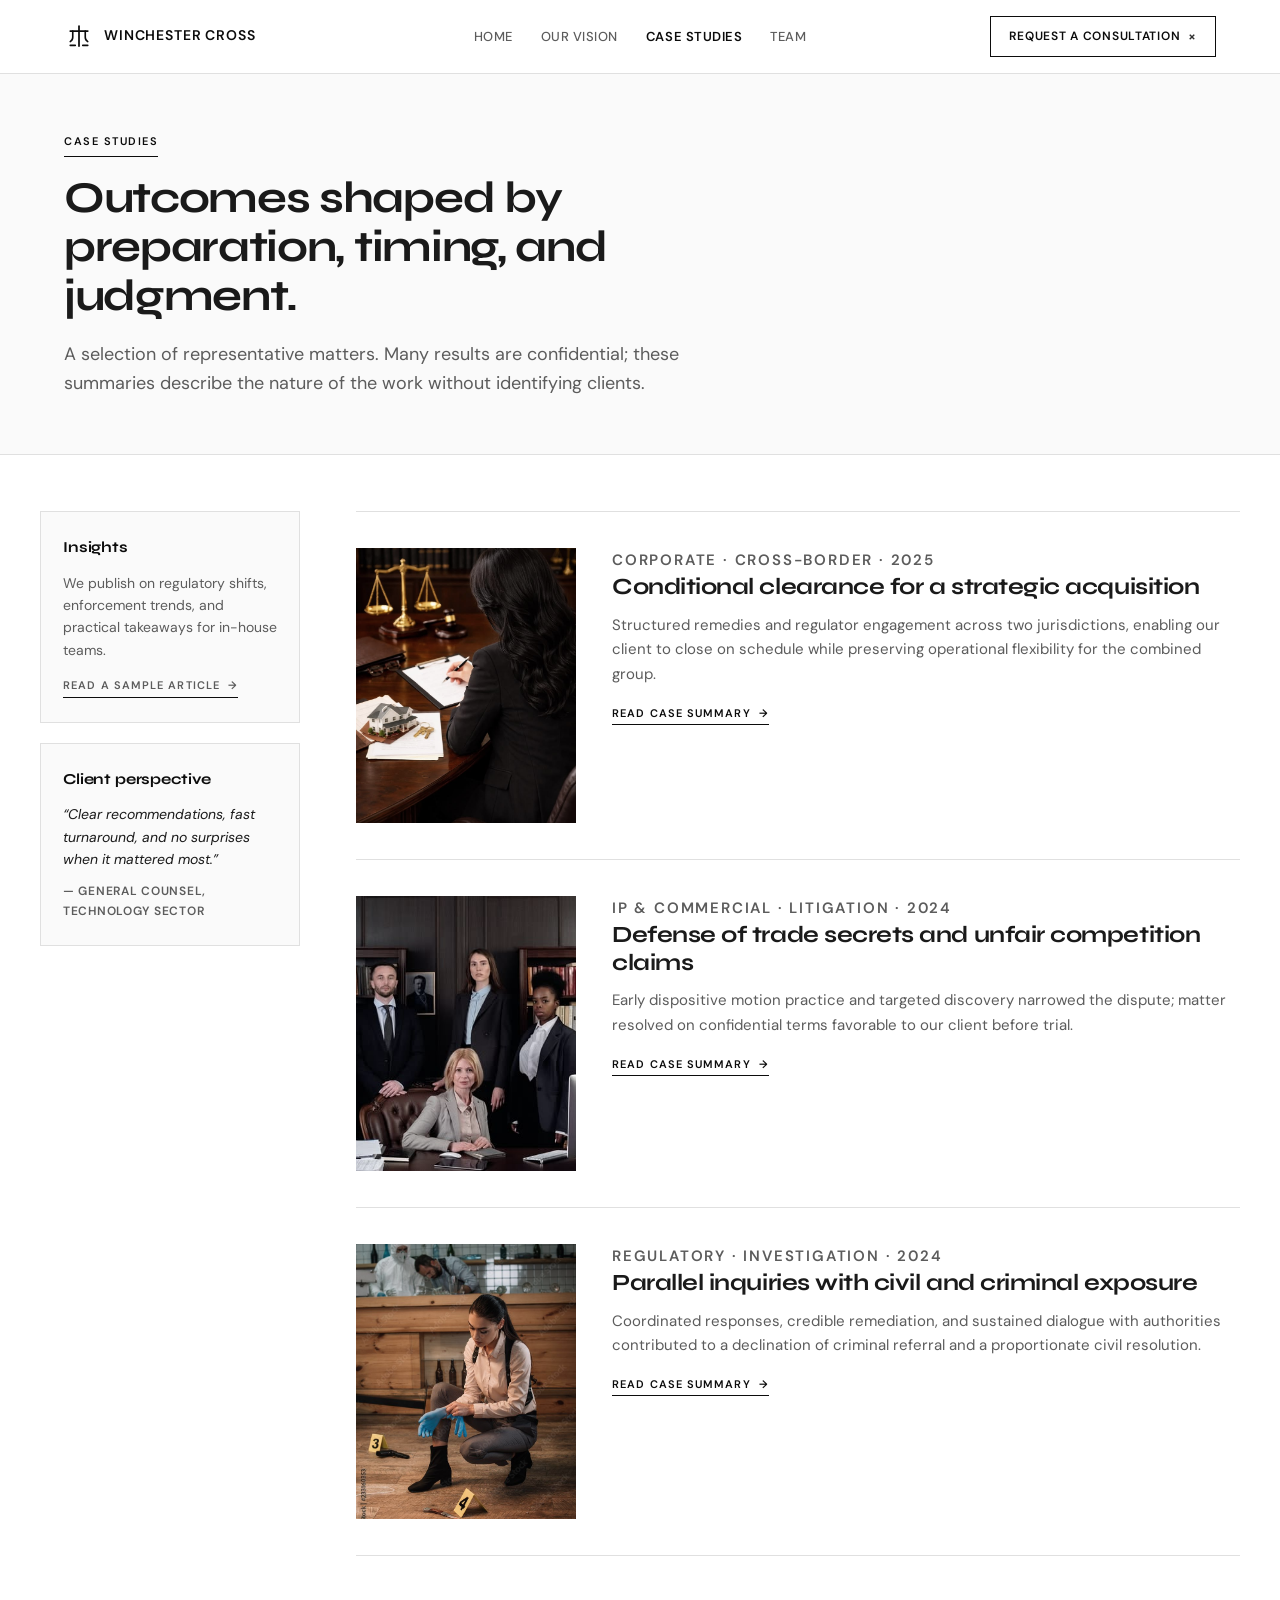
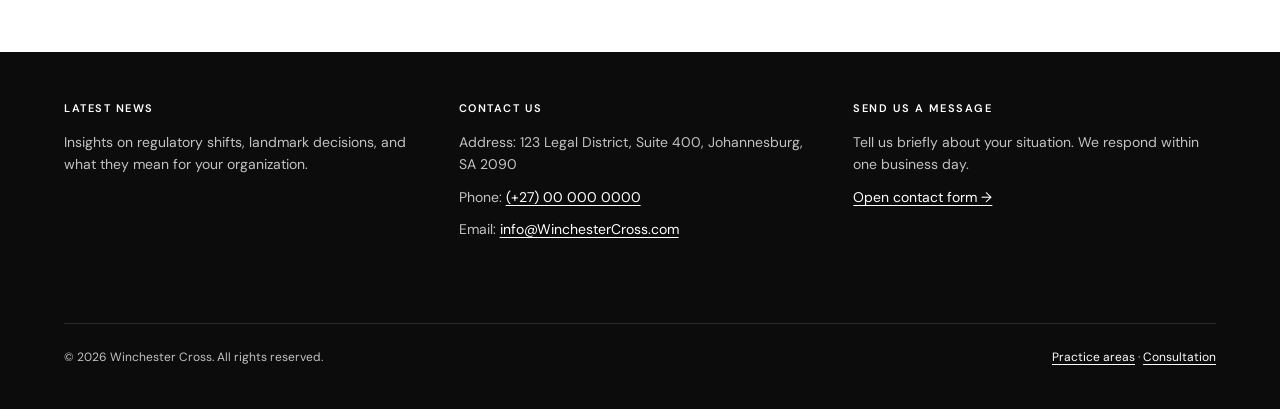
<file: news.html>
<!DOCTYPE html>
<html lang="en">
<head>
	<meta charset="UTF-8">
	<meta name="viewport" content="width=device-width, initial-scale=1">
	<title>Case Studies — Winchester Cross</title>
	<link rel="preconnect" href="https://fonts.googleapis.com">
	<link rel="preconnect" href="https://fonts.gstatic.com" crossorigin>
	<link href="https://fonts.googleapis.com/css2?family=DM+Sans:ital,opsz,wght@0,9..40,400;0,9..40,500;0,9..40,600;0,9..40,700;1,9..40,400&family=Syne:wght@500;600;700;800&display=swap" rel="stylesheet">
	<link rel="stylesheet" href="css/landing.css" type="text/css">
</head>
	<!-- Google tag (gtag.js) -->
<script async src="https://www.googletagmanager.com/gtag/js?id=G-PH2RT2CQ6C"></script>
<script>
  window.dataLayer = window.dataLayer || [];
  function gtag(){dataLayer.push(arguments);}
  gtag('js', new Date());

  gtag('config', 'G-PH2RT2CQ6C');
</script>
<body class="landing">
	<header class="site-nav site-nav--inner" id="top">
		<div class="landing-wrap">
			<a href="index.html" class="brand-mark" aria-label="Winchester Cross home">
				<svg width="30" height="30" viewBox="0 0 24 24" fill="none" xmlns="http://www.w3.org/2000/svg" aria-hidden="true">
					<path d="M12 4v16" stroke="currentColor" stroke-width="1.4" stroke-linecap="round"/>
					<path d="M5 8h14" stroke="currentColor" stroke-width="1.4" stroke-linecap="round"/>
					<path d="M7 8v5c0 1.5-.8 2.8-2 3.5M17 8v5c0 1.5.8 2.8 2 3.5" stroke="currentColor" stroke-width="1.3" stroke-linecap="round"/>
					<path d="M5 19.5h4M15 19.5h4" stroke="currentColor" stroke-width="1.3" stroke-linecap="round"/>
				</svg>
				<span>Winchester Cross</span>
			</a>
			<button type="button" class="nav-toggle" id="navToggle" aria-expanded="false" aria-controls="navMenu">Menu</button>
			<ul class="nav-links" id="navMenu" role="navigation">
				<li><a href="index.html">Home</a></li>
				<li><a href="about.html">Our Vision</a></li>
				<li><a href="news.html" aria-current="page">Case Studies</a></li>
				<li><a href="lawyers.html">Team</a></li>
			</ul>
			<a href="contact.html" class="btn-outline-light">Request a Consultation <span class="icon-x" aria-hidden="true">×</span></a>
		</div>
	</header>

	<main id="main" class="case-page">
		<section class="page-hero reveal reveal--instant" aria-labelledby="cases-heading">
			<div class="landing-wrap">
				<p class="section-label">Case Studies</p>
				<h1 id="cases-heading" class="page-hero-title">Outcomes shaped by preparation, timing, and judgment.</h1>
				<p class="page-hero-lede">A selection of representative matters. Many results are confidential; these summaries describe the nature of the work without identifying clients.</p>
			</div>
		</section>

		<div class="landing-wrap case-layout">
			<aside class="case-sidebar reveal" aria-label="Highlights">
				<div class="case-side-card">
					<h2>Insights</h2>
					<p>We publish on regulatory shifts, enforcement trends, and practical takeaways for in-house teams.</p>
					<p><a href="single#" class="case-card-link">Read a sample article <span aria-hidden="true">→</span></a></p>
				</div>
				<div class="case-side-card">
					<h2>Client perspective</h2>
					<p class="quote">“Clear recommendations, fast turnaround, and no surprises when it mattered most.” <span>— General counsel, technology sector</span></p>
				</div>
			</aside>

			<div>
				<ul class="case-list reveal-stagger">
					<li class="case-card reveal-child">
						<img class="case-card-img" src="images/clearance.jpg" width="220" height="275" alt="">
						<div class="case-card-body">
							<p class="case-card-meta">Corporate · Cross-border · 2025</p>
							<h2>Conditional clearance for a strategic acquisition</h2>
							<p>Structured remedies and regulator engagement across two jurisdictions, enabling our client to close on schedule while preserving operational flexibility for the combined group.</p>
							<a href="single#" class="case-card-link">Read case summary <span aria-hidden="true">→</span></a>
						</div>
					</li>
					<li class="case-card reveal-child">
						<img class="case-card-img" src="images/handshake.jpg" width="220" height="275" alt="">
						<div class="case-card-body">
							<p class="case-card-meta">IP &amp; commercial · Litigation · 2024</p>
							<h2>Defense of trade secrets and unfair competition claims</h2>
							<p>Early dispositive motion practice and targeted discovery narrowed the dispute; matter resolved on confidential terms favorable to our client before trial.</p>
							<a href="single#" class="case-card-link">Read case summary <span aria-hidden="true">→</span></a>
						</div>
					</li>
					<li class="case-card reveal-child">
						<img class="case-card-img" src="images/prenuptial.jpg" width="220" height="275" alt="">
						<div class="case-card-body">
							<p class="case-card-meta">Regulatory · Investigation · 2024</p>
							<h2>Parallel inquiries with civil and criminal exposure</h2>
							<p>Coordinated responses, credible remediation, and sustained dialogue with authorities contributed to a declination of criminal referral and a proportionate civil resolution.</p>
							<a href="single#" class="case-card-link">Read case summary <span aria-hidden="true">→</span></a>
						</div>
					</li>
				</ul>
			</div>
		</div>
	</main>

	<footer class="site-footer">
		<div class="landing-wrap">
			<div>
				<h4>Latest News</h4>
				<p>Insights on regulatory shifts, landmark decisions, and what they mean for your organization.</p>
			</div>
			<div>
				<h4>Contact Us</h4>
				<p><span>Address:</span> 123 Legal District, Suite 400, Johannesburg, SA 2090</p>
				<p><span>Phone:</span> <a href="tel:+1200222999">(+27) 00 000 0000</a></p>
				<p><span>Email:</span> <a href="mailto:info@WinchesterCross.com">info@WinchesterCross.com</a></p>
			</div>
			<div>
				<h4>Send Us a Message</h4>
				<p>Tell us briefly about your situation. We respond within one business day.</p>
				<p><a href="contact.html">Open contact form →</a></p>
			</div>
			<div class="footer-bar">
				<p>© 2026 Winchester Cross. All rights reserved.</p>
				<p><a href="practices.html">Practice areas</a> · <a href="contact.html">Consultation</a></p>
			</div>
		</div>
	</footer>

	<button type="button" class="scroll-top" id="scrollTop" aria-label="Scroll to top" aria-hidden="true" tabindex="-1">
		<span aria-hidden="true">↑</span>
	</button>

	<script src="js/reveal.js" defer></script>
	<script src="js/scroll-top.js" defer></script>
	<script>
	(function () {
		var toggle = document.getElementById('navToggle');
		var menu = document.getElementById('navMenu');
		if (toggle && menu) {
			toggle.addEventListener('click', function () {
				var open = menu.classList.toggle('is-open');
				toggle.setAttribute('aria-expanded', open ? 'true' : 'false');
			});
			menu.querySelectorAll('a').forEach(function (a) {
				a.addEventListener('click', function () {
					menu.classList.remove('is-open');
					toggle.setAttribute('aria-expanded', 'false');
				});
			});
		}
	})();
	</script>
</body>
</html>
</file>
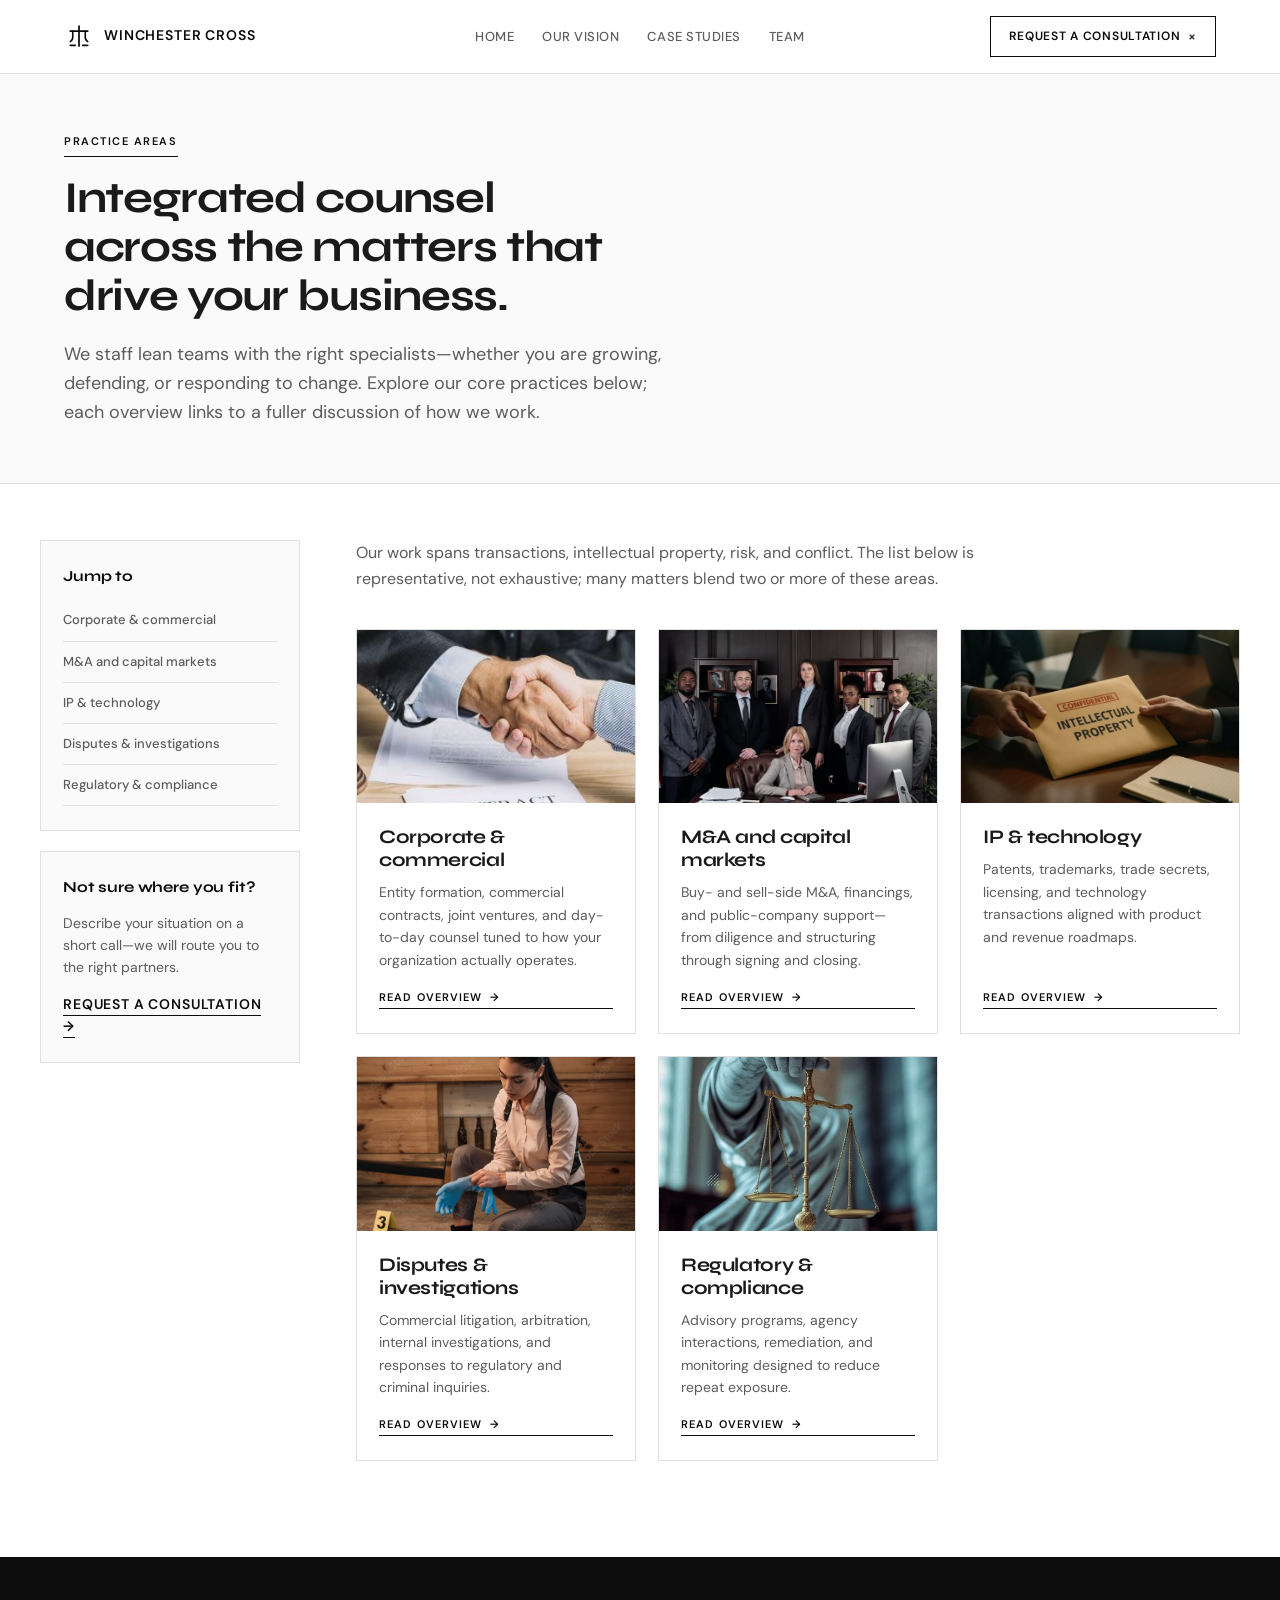
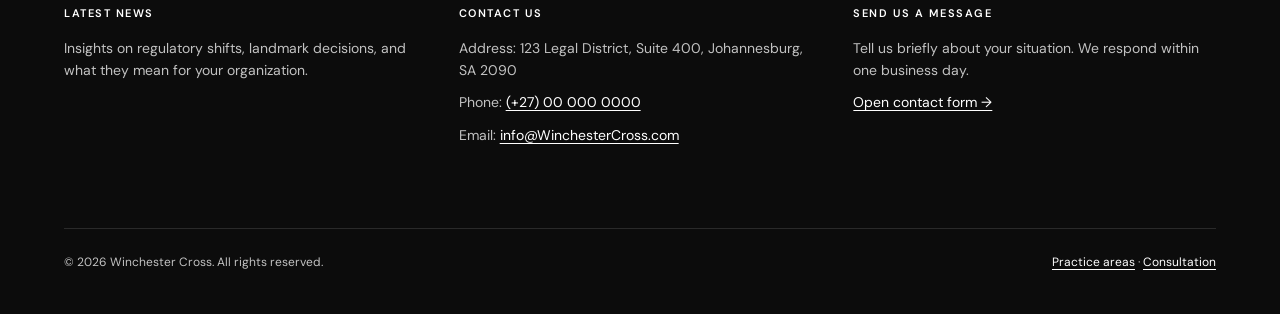
<file: practices.html>
<!DOCTYPE html>
<html lang="en">
<head>
	<meta charset="UTF-8">
	<meta name="viewport" content="width=device-width, initial-scale=1">
	<title>Practice Areas — Winchester Cross</title>
	<link rel="preconnect" href="https://fonts.googleapis.com">
	<link rel="preconnect" href="https://fonts.gstatic.com" crossorigin>
	<link href="https://fonts.googleapis.com/css2?family=DM+Sans:ital,opsz,wght@0,9..40,400;0,9..40,500;0,9..40,600;0,9..40,700;1,9..40,400&family=Syne:wght@500;600;700;800&display=swap" rel="stylesheet">
	<link rel="stylesheet" href="css/landing.css" type="text/css">
</head>
	<!-- Google tag (gtag.js) -->
<script async src="https://www.googletagmanager.com/gtag/js?id=G-PH2RT2CQ6C"></script>
<script>
  window.dataLayer = window.dataLayer || [];
  function gtag(){dataLayer.push(arguments);}
  gtag('js', new Date());

  gtag('config', 'G-PH2RT2CQ6C');
</script>
<body class="landing">
	<header class="site-nav site-nav--inner" id="top">
		<div class="landing-wrap">
			<a href="index.html" class="brand-mark" aria-label="Winchester Cross home">
				<svg width="30" height="30" viewBox="0 0 24 24" fill="none" xmlns="http://www.w3.org/2000/svg" aria-hidden="true">
					<path d="M12 4v16" stroke="currentColor" stroke-width="1.4" stroke-linecap="round"/>
					<path d="M5 8h14" stroke="currentColor" stroke-width="1.4" stroke-linecap="round"/>
					<path d="M7 8v5c0 1.5-.8 2.8-2 3.5M17 8v5c0 1.5.8 2.8 2 3.5" stroke="currentColor" stroke-width="1.3" stroke-linecap="round"/>
					<path d="M5 19.5h4M15 19.5h4" stroke="currentColor" stroke-width="1.3" stroke-linecap="round"/>
				</svg>
				<span>Winchester Cross</span>
			</a>
			<button type="button" class="nav-toggle" id="navToggle" aria-expanded="false" aria-controls="navMenu">Menu</button>
			<ul class="nav-links" id="navMenu" role="navigation">
				<li><a href="index.html">Home</a></li>
				<li><a href="about.html">Our Vision</a></li>
				<li><a href="news.html">Case Studies</a></li>
				<li><a href="lawyers.html">Team</a></li>
			</ul>
			<a href="contact.html" class="btn-outline-light">Request a Consultation <span class="icon-x" aria-hidden="true">×</span></a>
		</div>
	</header>

	<main id="main" class="practices-page">
		<section class="page-hero reveal reveal--instant" aria-labelledby="practices-heading">
			<div class="landing-wrap">
				<p class="section-label">Practice areas</p>
				<h1 id="practices-heading" class="page-hero-title">Integrated counsel across the matters that drive your business.</h1>
				<p class="page-hero-lede">We staff lean teams with the right specialists—whether you are growing, defending, or responding to change. Explore our core practices below; each overview links to a fuller discussion of how we work.</p>
			</div>
		</section>

		<div class="landing-wrap practices-layout">
			<aside class="practices-sidebar reveal" aria-label="On this page">
				<div class="case-side-card">
					<h2>Jump to</h2>
					<ul class="practice-jump-list">
						<li><a href="#corporate-commercial">Corporate &amp; commercial</a></li>
						<li><a href="#manda">M&amp;A and capital markets</a></li>
						<li><a href="#ip-tech">IP &amp; technology</a></li>
						<li><a href="#disputes">Disputes &amp; investigations</a></li>
						<li><a href="#regulatory">Regulatory &amp; compliance</a></li>
					</ul>
				</div>
				<div class="case-side-card">
					<h2>Not sure where you fit?</h2>
					<p class="practice-aside-copy">Describe your situation on a short call—we will route you to the right partners.</p>
					<p class="team-card-contact practice-aside-cta"><a href="contact.html">Request a consultation →</a></p>
				</div>
			</aside>

			<div>
				<p class="practices-intro reveal">Our work spans transactions, intellectual property, risk, and conflict. The list below is representative, not exhaustive; many matters blend two or more of these areas.</p>
				<div class="practice-grid reveal-stagger">
					<article class="practice-card reveal-child" id="corporate-commercial">
						<a href="#" class="practice-card-media" aria-hidden="true" tabindex="-1"><img src="images/commercial.jpg" width="560" height="350" alt=""></a>
						<div class="practice-card-body">
							<h2>Corporate &amp; commercial</h2>
							<p>Entity formation, commercial contracts, joint ventures, and day-to-day counsel tuned to how your organization actually operates.</p>
							<a href="#" class="case-card-link">Read overview <span aria-hidden="true">→</span></a>
						</div>
					</article>
					<article class="practice-card reveal-child" id="manda">
						<a href="#" class="practice-card-media" aria-hidden="true" tabindex="-1"><img src="images/handshake.jpg" width="560" height="350" alt=""></a>
						<div class="practice-card-body">
							<h2>M&amp;A and capital markets</h2>
							<p>Buy- and sell-side M&amp;A, financings, and public-company support—from diligence and structuring through signing and closing.</p>
							<a href="#" class="case-card-link">Read overview <span aria-hidden="true">→</span></a>
						</div>
					</article>
					<article class="practice-card reveal-child" id="ip-tech">
						<a href="#" class="practice-card-media" aria-hidden="true" tabindex="-1"><img src="images/happy.jpg" width="560" height="350" alt=""></a>
						<div class="practice-card-body">
							<h2>IP &amp; technology</h2>
							<p>Patents, trademarks, trade secrets, licensing, and technology transactions aligned with product and revenue roadmaps.</p>
							<a href="#" class="case-card-link">Read overview <span aria-hidden="true">→</span></a>
						</div>
	
					</article>
					<article class="practice-card reveal-child" id="disputes">
						<a href="#" class="practice-card-media" aria-hidden="true" tabindex="-1"><img src="images/prenuptial.jpg" width="560" height="350" alt=""></a>
						<div class="practice-card-body">
							<h2>Disputes &amp; investigations</h2>
							<p>Commercial litigation, arbitration, internal investigations, and responses to regulatory and criminal inquiries.</p>
							<a href="#" class="case-card-link">Read overview <span aria-hidden="true">→</span></a>
						</div>
					</article>
					<article class="practice-card reveal-child" id="regulatory">
						<a href="#" class="practice-card-media" aria-hidden="true" tabindex="-1"><img src="images/smile.jpg" width="560" height="350" alt=""></a>
						<div class="practice-card-body">
							<h2>Regulatory &amp; compliance</h2>
							<p>Advisory programs, agency interactions, remediation, and monitoring designed to reduce repeat exposure.</p>
							<a href="#" class="case-card-link">Read overview <span aria-hidden="true">→</span></a>
						</div>
					</article>
				</div>
			</div>
		</div>
	</main>

	<footer class="site-footer">
		<div class="landing-wrap">
			<div>
				<h4>Latest News</h4>
				<p>Insights on regulatory shifts, landmark decisions, and what they mean for your organization.</p>
			</div>
			<div>
				<h4>Contact Us</h4>
				<p><span>Address:</span> 123 Legal District, Suite 400, Johannesburg, SA 2090</p>
				<p><span>Phone:</span> <a href="tel:+1200222999">(+27) 00 000 0000</a></p>
				<p><span>Email:</span> <a href="mailto:info@WinchesterCross.com">info@WinchesterCross.com</a></p>
			</div>
			<div>
				<h4>Send Us a Message</h4>
				<p>Tell us briefly about your situation. We respond within one business day.</p>
				<p><a href="contact.html">Open contact form →</a></p>
			</div>
			<div class="footer-bar">
				<p>© 2026 Winchester Cross. All rights reserved.</p>
				<p><a href="practices.html">Practice areas</a> · <a href="contact.html">Consultation</a></p>
			</div>
		</div>
	</footer>

	<button type="button" class="scroll-top" id="scrollTop" aria-label="Scroll to top" aria-hidden="true" tabindex="-1">
		<span aria-hidden="true">↑</span>
	</button>

	<script src="js/reveal.js" defer></script>
	<script src="js/scroll-top.js" defer></script>
	<script>
	(function () {
		var toggle = document.getElementById('navToggle');
		var menu = document.getElementById('navMenu');
		if (toggle && menu) {
			toggle.addEventListener('click', function () {
				var open = menu.classList.toggle('is-open');
				toggle.setAttribute('aria-expanded', open ? 'true' : 'false');
			});
			menu.querySelectorAll('a').forEach(function (a) {
				a.addEventListener('click', function () {
					menu.classList.remove('is-open');
					toggle.setAttribute('aria-expanded', 'false');
				});
			});
		}
	})();
	</script>
</body>
</html>
</file>
<file: css/landing.css>
/* Landing page — editorial law firm layout */
:root {
	--ink: #0c0c0c;
	--ink-soft: #1a1a1a;
	--paper: #fafafa;
	--white: #ffffff;
	--line: #e0e0e0;
	--muted: #5c5c5c;
	--ease: cubic-bezier(0.4, 0, 0.2, 1);
}

*,
*::before,
*::after {
	box-sizing: border-box;
}

html {
	scroll-behavior: smooth;
}

body.landing {
	margin: 0;
	font-family: "DM Sans", system-ui, sans-serif;
	font-size: 16px;
	line-height: 1.55;
	color: var(--ink);
	background: var(--white);
	-webkit-font-smoothing: antialiased;
}

.landing a {
	color: inherit;
	text-decoration: none;
}

.landing img {
	max-width: 100%;
	height: auto;
	display: block;
}

.landing-wrap {
	max-width: 1200px;
	margin: 0 auto;
	padding: 0 24px;
}

/* —— Nav —— */
.site-nav {
	position: sticky;
	top: 0;
	left: 0;
	right: 0;
	z-index: 100;
	padding: 20px 0;
}

/* Home: bar stays readable over hero and light sections below */
.site-nav:not(.site-nav--inner) {
	background: rgba(255, 255, 255, 0.25);
	backdrop-filter: blur(14px);
	-webkit-backdrop-filter: blur(14px);
	border-bottom: 1px solid rgba(255, 255, 255, 0.1);
}

.site-nav .landing-wrap {
	display: grid;
	grid-template-columns: 1fr auto 1fr;
	align-items: center;
	gap: 20px;
}

.brand-mark {
	justify-self: start;
	display: flex;
	align-items: center;
	gap: 10px;
	color: var(--white);
	font-weight: 600;
	font-size: 14px;
	letter-spacing: 0.06em;
	text-transform: uppercase;
}

.nav-links {
	justify-self: center;
	display: flex;
	align-items: center;
	gap: 28px;
	list-style: none;
	margin: 0;
	padding: 0;
}

.site-nav .btn-outline-light {
	justify-self: end;
}

.brand-mark svg {
	flex-shrink: 0;
	opacity: 0.95;
}

.nav-links a {
	color: var(--ink);
	font-size: 13px;
	font-weight: 500;
	letter-spacing: 0.04em;
	text-transform: uppercase;
	transition: color 0.2s var(--ease);
}

.nav-links a:hover {
	color: var(--ink-soft);
}

.btn-outline-light {
	display: inline-flex;
	align-items: center;
	gap: 8px;
	padding: 10px 18px;
	border: 1px solid var(--ink);
	color: var(--white);
	font-size: 12px;
	font-weight: 600;
	letter-spacing: 0.06em;
	text-transform: uppercase;
	transition: background 0.2s var(--ease), color 0.2s var(--ease);
}

.btn-outline-light:hover {
	background: var(--ink-soft);
	color: var(--white);
}

.btn-outline-light .icon-x {
	font-size: 14px;
	line-height: 1;
	opacity: 0.85;
}

/* —— Inner pages (Our Vision, etc.) —— */
.site-nav--inner {
	background: var(--white);
	border-bottom: 1px solid var(--line);
	padding: 16px 0;
}

.site-nav--inner .brand-mark {
	color: var(--ink);
}

.site-nav--inner .brand-mark svg {
	opacity: 1;
}

.site-nav--inner .nav-links a {
	color: var(--muted);
}

.site-nav--inner .nav-links a:hover {
	color: var(--ink);
}

.site-nav--inner .nav-links a[aria-current="page"] {
	color: var(--ink);
	font-weight: 600;
}

.site-nav--inner .nav-links.is-open a {
	color: rgba(255, 255, 255, 0.9);
}

.site-nav--inner .nav-links.is-open a:hover {
	color: var(--white);
}

.site-nav--inner .nav-links.is-open a[aria-current="page"] {
	color: var(--white);
	font-weight: 600;
}

.site-nav--inner .btn-outline-light {
	border-color: var(--ink);
	color: var(--ink);
}

.site-nav--inner .btn-outline-light:hover {
	background: var(--ink);
	color: var(--white);
}

.site-nav--inner .nav-toggle {
	border-color: rgba(12, 12, 12, 0.35);
	color: var(--ink);
}

.page-hero {
	background: var(--paper);
	padding: 48px 0 56px;
	border-bottom: 1px solid var(--line);
}

.page-hero .section-label {
	margin-bottom: 16px;
}

.page-hero-title {
	font-family: "Syne", sans-serif;
	font-size: clamp(2rem, 4vw, 2.75rem);
	font-weight: 700;
	letter-spacing: -0.03em;
	line-height: 1.12;
	margin: 0 0 20px;
	max-width: 18ch;
	color: var(--ink-soft);
}

.page-hero-lede {
	font-size: 18px;
	line-height: 1.6;
	color: var(--muted);
	margin: 0;
	max-width: 52ch;
}

.vision-feature {
	padding: 64px 0 72px;
}

.vision-feature-grid {
	display: grid;
	grid-template-columns: minmax(0, 1.05fr) minmax(0, 1fr);
	gap: 48px 56px;
	align-items: center;
}

@media (max-width: 900px) {
	.vision-feature-grid {
		grid-template-columns: 1fr;
	}
}

.vision-feature-img {
	width: 100%;
	max-height: 420px;
	object-fit: cover;
	border-radius: 2px;
	filter: grayscale(0.12);
}

.vision-prose h2 {
	font-family: "Syne", sans-serif;
	font-size: 1.35rem;
	font-weight: 700;
	margin: 2.2em 0 0.75em;
	letter-spacing: -0.02em;
	color: var(--ink-soft);
}

.vision-prose h2:first-child {
	margin-top: 0;
}

.vision-prose p {
	margin: 0 0 1.1em;
	color: var(--muted);
	font-size: 16px;
	line-height: 1.65;
}

.vision-prose a {
	color: var(--ink);
	text-decoration: underline;
	text-underline-offset: 3px;
}

.vision-prose a:hover {
	color: var(--ink-soft);
}

.vision-pillars {
	padding: 0 0 88px;
}

.vision-pillars-head {
	margin-bottom: 36px;
}

.vision-pillars-title {
	font-family: "Syne", sans-serif;
	font-size: 1.5rem;
	font-weight: 700;
	margin: 0 0 8px;
	letter-spacing: -0.02em;
}

.vision-pillars-sub {
	margin: 0;
	font-size: 15px;
	color: var(--muted);
	max-width: 48ch;
}

.vision-pillar-grid {
	display: grid;
	grid-template-columns: repeat(3, 1fr);
	gap: 1px;
	background: var(--line);
	border: 1px solid var(--line);
}

@media (max-width: 768px) {
	.vision-pillar-grid {
		grid-template-columns: 1fr;
	}
}

.vision-pillar {
	background: var(--white);
	padding: 28px 26px;
}

.vision-pillar h3 {
	font-family: "Syne", sans-serif;
	font-size: 1rem;
	font-weight: 700;
	margin: 0 0 10px;
	letter-spacing: -0.01em;
}

.vision-pillar p {
	margin: 0;
	font-size: 14px;
	line-height: 1.6;
	color: var(--muted);
}

.vision-cta {
	padding: 0 0 96px;
}

.vision-cta-inner {
	display: flex;
	flex-wrap: wrap;
	align-items: center;
	justify-content: space-between;
	gap: 24px;
	padding: 32px 36px;
	background: var(--ink);
	color: rgba(255, 255, 255, 0.85);
}

.vision-cta-inner h2 {
	font-family: "Syne", sans-serif;
	font-size: 1.35rem;
	font-weight: 700;
	color: var(--white);
	margin: 0 0 8px;
	letter-spacing: -0.02em;
}

.vision-cta-inner p {
	margin: 0;
	font-size: 15px;
	max-width: 42ch;
}

.vision-cta .btn-solid-light {
	text-decoration: none;
}

/* —— Case studies listing —— */
.case-page {
	padding-bottom: 96px;
}

.case-layout {
	display: grid;
	grid-template-columns: minmax(0, 260px) minmax(0, 1fr);
	gap: 48px 56px;
	padding: 56px 0 0;
	align-items: start;
}

@media (max-width: 900px) {
	.case-layout {
		grid-template-columns: 1fr;
		padding-top: 40px;
	}
}

.case-sidebar {
	position: sticky;
	top: 96px;
	align-self: start;
	display: flex;
	flex-direction: column;
	gap: 20px;
}

@media (max-width: 900px) {
	.case-sidebar {
		position: static;
	}
}

.case-side-card {
	background: var(--paper);
	border: 1px solid var(--line);
	padding: 24px 22px;
}

.case-side-card h2 {
	font-family: "Syne", sans-serif;
	font-size: 0.95rem;
	font-weight: 700;
	margin: 0 0 12px;
	letter-spacing: -0.01em;
}

.case-side-card p {
	margin: 0 0 12px;
	font-size: 14px;
	line-height: 1.6;
	color: var(--muted);
}

.case-side-card p:last-child {
	margin-bottom: 0;
}

.case-side-card .quote {
	font-style: italic;
	color: var(--ink-soft);
}

.case-side-card .quote span {
	display: block;
	margin-top: 12px;
	font-style: normal;
	font-size: 12px;
	font-weight: 600;
	letter-spacing: 0.06em;
	text-transform: uppercase;
	color: var(--muted);
}

.case-side-card .case-card-link {
	margin-top: 4px;
}

.case-list {
	list-style: none;
	margin: 0;
	padding: 0;
}

.case-card {
	display: grid;
	grid-template-columns: minmax(0, 220px) minmax(0, 1fr);
	gap: 28px 36px;
	padding: 36px 0;
	border-top: 1px solid var(--line);
	align-items: start;
}

.case-card:last-child {
	border-bottom: 1px solid var(--line);
}

@media (max-width: 640px) {
	.case-card {
		grid-template-columns: 1fr;
		gap: 18px;
	}
}

.case-card-img {
	width: 100%;
	aspect-ratio: 4 / 5;
	object-fit: cover;
	filter: grayscale(0.15);
}

.case-card-body {
	min-width: 0;
}

.case-card-meta {
	font-size: 11px;
	font-weight: 600;
	letter-spacing: 0.12em;
	text-transform: uppercase;
	color: var(--muted);
	margin: 0 0 10px;
}

.case-card-body h2 {
	font-family: "Syne", sans-serif;
	font-size: clamp(1.2rem, 2vw, 1.45rem);
	font-weight: 700;
	margin: 0 0 12px;
	letter-spacing: -0.02em;
	line-height: 1.2;
	color: var(--ink-soft);
}

.case-card-body p {
	margin: 0;
	font-size: 15px;
	line-height: 1.65;
	color: var(--muted);
}

.case-card-link {
	display: inline-flex;
	align-items: center;
	gap: 8px;
	margin-top: 18px;
	font-size: 11px;
	font-weight: 600;
	letter-spacing: 0.1em;
	text-transform: uppercase;
	color: var(--ink);
	border-bottom: 1px solid var(--ink);
	padding-bottom: 2px;
	transition: opacity 0.2s var(--ease);
}

.case-card-link:hover {
	opacity: 0.65;
}

/* —— Team —— */
.team-page {
	padding-bottom: 96px;
}

.team-layout {
	display: grid;
	grid-template-columns: minmax(0, 260px) minmax(0, 1fr);
	gap: 48px 56px;
	padding: 56px 0 0;
	align-items: start;
}

@media (max-width: 900px) {
	.team-layout {
		grid-template-columns: 1fr;
		padding-top: 40px;
	}
}

.team-sidebar {
	position: sticky;
	top: 96px;
	align-self: start;
	display: flex;
	flex-direction: column;
	gap: 20px;
}

@media (max-width: 900px) {
	.team-sidebar {
		position: static;
	}
}

.team-tier {
	margin-bottom: 56px;
}

.team-tier:last-child {
	margin-bottom: 0;
}

.team-tier-title {
	font-family: "Syne", sans-serif;
	font-size: 1.15rem;
	font-weight: 700;
	margin: 0 0 22px;
	letter-spacing: -0.02em;
	padding-bottom: 14px;
	border-bottom: 1px solid var(--line);
	color: var(--ink-soft);
}

.team-grid {
	display: grid;
	grid-template-columns: repeat(auto-fill, minmax(240px, 1fr));
	gap: 22px;
}

.team-card {
	border: 1px solid var(--line);
	background: var(--white);
	display: flex;
	flex-direction: column;
	min-height: 100%;
	transition: border-color 0.2s var(--ease), box-shadow 0.2s var(--ease);
}

.team-card:hover {
	border-color: rgba(12, 12, 12, 0.22);
	box-shadow: 0 10px 36px rgba(0, 0, 0, 0.06);
}

.team-photo {
	width: 100%;
	aspect-ratio: 1;
	object-fit: cover;
	object-position: top center;
	filter: grayscale(0.12);
}

.team-card-body {
	padding: 20px 20px 22px;
	flex: 1;
	display: flex;
	flex-direction: column;
}

.team-card-name {
	font-family: "Syne", sans-serif;
	font-size: 1.1rem;
	font-weight: 700;
	margin: 0 0 6px;
	letter-spacing: -0.02em;
	color: var(--ink-soft);
}

.team-card-role {
	margin: 0 0 14px;
	font-size: 11px;
	font-weight: 600;
	letter-spacing: 0.1em;
	text-transform: uppercase;
	color: var(--muted);
}

.team-card-bio {
	margin: 0;
	font-size: 14px;
	line-height: 1.6;
	color: var(--muted);
	flex: 1;
}

.team-card-contact {
	margin-top: 18px;
	font-size: 12px;
	font-weight: 600;
	letter-spacing: 0.06em;
	text-transform: uppercase;
}

.team-card-contact a {
	color: var(--ink);
	border-bottom: 1px solid var(--ink);
	padding-bottom: 2px;
	transition: opacity 0.2s var(--ease);
}

.team-card-contact a:hover {
	opacity: 0.6;
}

.case-side-card .team-card-contact {
	margin-top: 12px;
}

/* —— Request a consultation / contact —— */
.contact-page {
	padding-bottom: 96px;
}

.contact-layout {
	display: grid;
	grid-template-columns: minmax(0, 280px) minmax(0, 1fr);
	gap: 48px 56px;
	padding: 56px 0 0;
	align-items: start;
}

@media (max-width: 900px) {
	.contact-layout {
		grid-template-columns: 1fr;
		padding-top: 40px;
	}
}

.contact-aside {
	position: sticky;
	top: 96px;
	align-self: start;
	display: flex;
	flex-direction: column;
	gap: 20px;
}

@media (max-width: 900px) {
	.contact-aside {
		position: static;
	}
}

.contact-detail {
	font-size: 15px;
	line-height: 1.65;
	color: var(--muted);
	margin: 0 0 14px;
}

.contact-detail:last-child {
	margin-bottom: 0;
}

.contact-detail strong {
	display: block;
	font-size: 11px;
	font-weight: 600;
	letter-spacing: 0.12em;
	text-transform: uppercase;
	color: var(--ink);
	margin-bottom: 6px;
}

.contact-detail a {
	color: var(--ink);
	text-decoration: underline;
	text-underline-offset: 3px;
}

.contact-form-wrap {
	max-width: 560px;
}

.contact-form-intro {
	font-size: 15px;
	line-height: 1.65;
	color: var(--muted);
	margin: 0 0 28px;
}

.contact-form {
	display: flex;
	flex-direction: column;
	gap: 20px;
}

.contact-field {
	display: flex;
	flex-direction: column;
	gap: 8px;
}

.contact-field label {
	font-size: 11px;
	font-weight: 600;
	letter-spacing: 0.1em;
	text-transform: uppercase;
	color: var(--ink);
}

.contact-field input,
.contact-field textarea,
.contact-field select {
	width: 100%;
	padding: 12px 14px;
	font-family: inherit;
	font-size: 15px;
	line-height: 1.45;
	color: var(--ink);
	background: var(--white);
	border: 1px solid var(--line);
	border-radius: 0;
	transition: border-color 0.2s var(--ease), box-shadow 0.2s var(--ease);
}

.contact-field input::placeholder,
.contact-field textarea::placeholder {
	color: #9a9a9a;
}

.contact-field input:hover,
.contact-field textarea:hover,
.contact-field select:hover {
	border-color: #c6c6c6;
}

.contact-field input:focus,
.contact-field textarea:focus,
.contact-field select:focus {
	outline: none;
	border-color: var(--ink);
	box-shadow: 0 0 0 1px var(--ink);
}

.contact-field textarea {
	min-height: 160px;
	resize: vertical;
}

.contact-field select {
	cursor: pointer;
	appearance: none;
	background-image: url("data:image/svg+xml,%3Csvg xmlns='http://www.w3.org/2000/svg' width='12' height='8' viewBox='0 0 12 8'%3E%3Cpath fill='%235c5c5c' d='M1 1.5L6 6l5-4.5'/%3E%3C/svg%3E");
	background-repeat: no-repeat;
	background-position: right 14px center;
	padding-right: 40px;
}

.contact-row-split {
	display: grid;
	grid-template-columns: 1fr 1fr;
	gap: 16px 20px;
}

@media (max-width: 520px) {
	.contact-row-split {
		grid-template-columns: 1fr;
	}
}

.contact-form .btn-solid-dark {
	margin-top: 8px;
	align-self: flex-start;
	min-width: 200px;
	padding: 14px 24px;
	font-size: 12px;
}

.contact-form-note {
	font-size: 13px;
	color: var(--muted);
	margin: 16px 0 0;
	line-height: 1.55;
}

.site-nav--inner a.btn-outline-light[aria-current="page"] {
	background: var(--ink);
	color: var(--white);
	border-color: var(--ink);
}

.site-nav--inner a.btn-outline-light[aria-current="page"]:hover {
	opacity: 0.92;
}

/* —— Practice areas —— */
.practices-page {
	padding-bottom: 96px;
}

.practices-layout {
	display: grid;
	grid-template-columns: minmax(0, 260px) minmax(0, 1fr);
	gap: 48px 56px;
	padding: 56px 0 0;
	align-items: start;
}

@media (max-width: 900px) {
	.practices-layout {
		grid-template-columns: 1fr;
		padding-top: 40px;
	}
}

.practices-sidebar {
	position: sticky;
	top: 96px;
	align-self: start;
	display: flex;
	flex-direction: column;
	gap: 20px;
}

@media (max-width: 900px) {
	.practices-sidebar {
		position: static;
	}
}

.practice-jump-list {
	list-style: none;
	margin: 0;
	padding: 0;
}

.practice-jump-list li {
	border-bottom: 1px solid var(--line);
}

.practice-jump-list a {
	display: block;
	padding: 10px 0;
	font-size: 13px;
	font-weight: 500;
	color: var(--muted);
	transition: color 0.2s var(--ease), padding-left 0.2s var(--ease);
}

.practice-jump-list a:hover {
	color: var(--ink);
	padding-left: 4px;
}

.practices-intro {
	font-size: 16px;
	line-height: 1.65;
	color: var(--muted);
	margin: 0 0 36px;
	max-width: 62ch;
}

.practice-grid {
	display: grid;
	grid-template-columns: repeat(auto-fill, minmax(280px, 1fr));
	gap: 22px;
}

.practice-card {
	border: 1px solid var(--line);
	background: var(--white);
	display: flex;
	flex-direction: column;
	min-height: 100%;
	transition: border-color 0.2s var(--ease), box-shadow 0.2s var(--ease);
	scroll-margin-top: 104px;
}

.practice-card:hover {
	border-color: rgba(12, 12, 12, 0.2);
	box-shadow: 0 12px 40px rgba(0, 0, 0, 0.07);
}

.practice-card-media {
	display: block;
	overflow: hidden;
	aspect-ratio: 16 / 10;
}

.practice-card-media img {
	width: 100%;
	height: 100%;
	object-fit: cover;
	filter: grayscale(0.12);
	transition: transform 0.45s var(--ease), filter 0.35s var(--ease);
}

.practice-card:hover .practice-card-media img {
	transform: scale(1.03);
	filter: grayscale(0);
}

.practice-card-body {
	padding: 22px 22px 24px;
	display: flex;
	flex-direction: column;
	flex: 1;
}

.practice-card-body h2 {
	font-family: "Syne", sans-serif;
	font-size: 1.2rem;
	font-weight: 700;
	margin: 0 0 10px;
	letter-spacing: -0.02em;
	line-height: 1.2;
	color: var(--ink-soft);
}

.practice-card-body p {
	margin: 0 0 18px;
	font-size: 14px;
	line-height: 1.6;
	color: var(--muted);
	flex: 1;
}

.practice-card-body .case-card-link {
	margin-top: auto;
}

.practice-aside-copy {
	margin: 0;
	font-size: 14px;
	line-height: 1.6;
	color: var(--muted);
}

.case-side-card .practice-aside-cta {
	margin-top: 14px;
}

/* —— Hero —— */
.hero {
	position: relative;
	min-height: calc(100vh - 88px);
	min-height: calc(100dvh - 88px);
	min-height: calc(100svh - 88px);
	display: flex;
	flex-direction: column;
	justify-content: flex-end;
	padding: 56px 0 48px;
	color: var(--white);
	overflow: hidden;
}

.hero-bg {
	position: absolute;
	inset: 0;
	background:
		linear-gradient(105deg, rgba(8, 8, 8, 0.88) 0%, rgba(8, 8, 8, 0.45) 45%, rgba(8, 8, 8, 0.55) 100%),
		url("../images/meeting.jpeg") center / cover no-repeat;
	z-index: 0;
}

.hero-inner {
	position: relative;
	z-index: 1;
	width: 100%;
}

.hero-grid {
	display: grid;
	grid-template-columns: 1fr 1fr;
	grid-template-areas:
		"stats aside"
		"headline .";
	gap: 28px 48px;
	align-items: start;
}

.hero-stats {
	grid-area: stats;
	display: flex;
	flex-direction: column;
	gap: 6px;
	font-size: 13px;
	font-weight: 500;
	letter-spacing: 0.02em;
	opacity: 0.95;
}

.hero-stats span {
	display: block;
}

.hero-aside {
	grid-area: aside;
	justify-self: end;
	text-align: right;
	font-size: 15px;
	line-height: 1.65;
	max-width: 36ch;
	opacity: 0.92;
	margin: 0;
}

.hero-headline {
	grid-area: headline;
	font-family: "Syne", sans-serif;
	font-size: clamp(2.1rem, 4.5vw, 3.35rem);
	font-weight: 700;
	line-height: 1.08;
	letter-spacing: -0.02em;
	margin: 8px 0 0;
	max-width: 14ch;
}

@media (max-width: 900px) {
	.hero-grid {
		grid-template-areas:
			"stats stats"
			"aside aside"
			"headline headline";
	}

	.hero-aside {
		justify-self: start;
		text-align: left;
	}
}

.hero-actions {
	display: flex;
	flex-wrap: wrap;
	align-items: flex-end;
	justify-content: space-between;
	gap: 20px;
	margin-top: 36px;
}

.btn-solid-light {
	display: inline-flex;
	align-items: center;
	gap: 10px;
	padding: 14px 26px;
	background: var(--white);
	color: var(--ink);
	font-size: 13px;
	font-weight: 600;
	letter-spacing: 0.05em;
	text-transform: uppercase;
	border: none;
	cursor: pointer;
	transition: transform 0.2s var(--ease), box-shadow 0.2s var(--ease);
}

.btn-solid-light:hover {
	transform: translateY(-1px);
	box-shadow: 0 12px 32px rgba(0, 0, 0, 0.2);
}

/* .landing a { color: inherit } beats .btn-solid-light alone — keep label readable */
.landing a.btn-solid-light {
	color: var(--ink);
}

.hero-foot {
	font-size: 12px;
	letter-spacing: 0.08em;
	text-transform: uppercase;
	opacity: 0.75;
	margin: 0;
}

/* —— Section labels —— */
.section-label {
	font-size: 11px;
	font-weight: 600;
	letter-spacing: 0.14em;
	text-transform: uppercase;
	border-bottom: 1px solid currentColor;
	display: inline-block;
	padding-bottom: 6px;
	margin-bottom: 20px;
	color: var(--ink);
}

.section-label.on-dark {
	color: var(--white);
	border-color: rgba(255, 255, 255, 0.5);
}

/* —— About —— */
.about {
	padding: 96px 0 100px;
	background: var(--white);
}

.about-grid {
	display: grid;
	grid-template-columns: minmax(0, 0.9fr) minmax(0, 1.4fr) minmax(0, 0.85fr);
	gap: 40px 48px;
	align-items: start;
}

@media (max-width: 960px) {
	.about-grid {
		grid-template-columns: 1fr;
	}
}

.about-side {
	font-size: 14px;
	color: var(--muted);
}

.about-thumb {
	width: 100%;
	max-width: 160px;
	aspect-ratio: 1;
	object-fit: cover;
	margin: 20px 0 16px;
	filter: grayscale(0.15);
}

.about-main .lead {
	font-family: "Syne", sans-serif;
	font-size: clamp(1.35rem, 2.2vw, 1.65rem);
	font-weight: 600;
	line-height: 1.45;
	margin: 0 0 28px;
	color: var(--ink-soft);
}

.about-rule {
	height: 1px;
	background: var(--line);
	margin: 28px 0 24px;
	max-width: 120px;
}

.btn-outline-dark {
	display: inline-flex;
	align-items: center;
	gap: 8px;
	padding: 12px 22px;
	border: 1px solid var(--ink);
	font-size: 12px;
	font-weight: 600;
	letter-spacing: 0.06em;
	text-transform: uppercase;
	transition: background 0.2s var(--ease), color 0.2s var(--ease);
}

.btn-outline-dark:hover {
	background: var(--ink);
	color: var(--white);
}

.about-right-meta {
	font-size: 12px;
	letter-spacing: 0.12em;
	text-transform: uppercase;
	color: var(--muted);
	margin-bottom: 12px;
}

.about-right-img {
	width: 100%;
	aspect-ratio: 4 / 3;
	object-fit: cover;
	filter: grayscale(0.2);
}

/* —— Services —— */
.services {
	padding: 88px 0 100px;
	background: var(--paper);
	border-top: 1px solid var(--line);
}

.services-head {
	display: flex;
	flex-wrap: wrap;
	align-items: flex-end;
	justify-content: space-between;
	gap: 24px;
	margin-bottom: 48px;
}

.services-title {
	font-family: "Syne", sans-serif;
	font-size: clamp(1.6rem, 2.8vw, 2.25rem);
	font-weight: 700;
	letter-spacing: -0.02em;
	margin: 0;
	max-width: 18ch;
	display: flex;
	align-items: center;
	gap: 12px;
}

.services-title .arrow-diag {
	font-size: 1.1rem;
	opacity: 0.6;
}

.service-list {
	border-top: 1px solid var(--line);
}

.service-item {
	border-bottom: 1px solid var(--line);
}

.service-item summary {
	list-style: none;
	cursor: pointer;
	display: grid;
	grid-template-columns: 120px 1fr;
	gap: 24px;
	padding: 20px 0;
	align-items: center;
}

.service-item summary::-webkit-details-marker {
	display: none;
}

@media (max-width: 640px) {
	.service-item summary {
		grid-template-columns: 72px 1fr;
		gap: 16px;
	}
}

.service-thumb {
	width: 100%;
	height: 72px;
	object-fit: cover;
	transition: height 0.35s var(--ease);
}

.service-item[open] .service-thumb {
	height: 200px;
}

@media (max-width: 640px) {
	.service-item[open] .service-thumb {
		height: 140px;
	}
}

.service-summary-text {
	display: flex;
	align-items: baseline;
	gap: 12px;
	flex-wrap: wrap;
}

.service-num {
	font-size: 13px;
	font-weight: 600;
	letter-spacing: 0.08em;
	color: var(--muted);
}

.service-name {
	font-family: "Syne", sans-serif;
	font-size: 1.15rem;
	font-weight: 600;
}

.service-panel {
	display: grid;
	grid-template-columns: 120px 1fr;
	gap: 24px;
	padding: 0 0 28px;
}

@media (max-width: 900px) {
	.service-panel {
		grid-template-columns: 1fr;
		padding-left: 0;
	}
}

.service-panel-spacer {
	display: none;
}

@media (min-width: 901px) {
	.service-panel-spacer {
		display: block;
	}
}

.service-detail {
	display: grid;
	grid-template-columns: 1fr minmax(0, 1.1fr);
	gap: 28px 40px;
	align-items: start;
}

@media (max-width: 768px) {
	.service-detail {
		grid-template-columns: 1fr;
	}
}

.service-handled {
	font-size: 10px;
	font-weight: 700;
	letter-spacing: 0.16em;
	text-transform: uppercase;
	color: var(--muted);
	margin-bottom: 10px;
}

.service-names {
	font-size: 14px;
	font-weight: 500;
	line-height: 1.6;
	margin-bottom: 16px;
}

.service-desc {
	font-size: 14px;
	color: var(--muted);
	margin: 0;
	line-height: 1.65;
}

.btn-solid-dark {
	display: inline-flex;
	align-items: center;
	justify-content: center;
	padding: 11px 20px;
	background: var(--ink);
	color: var(--white) !important;
	font-size: 11px;
	font-weight: 600;
	letter-spacing: 0.08em;
	text-transform: uppercase;
	border: none;
	cursor: pointer;
	margin-top: 18px;
	transition: opacity 0.2s var(--ease);
}

.btn-solid-dark:hover {
	opacity: 0.88;
}

.service-item:not([open]) .service-panel {
	display: none;
}

/* —— Advantage —— */
.advantage {
	padding: 96px 0 100px;
	background: var(--white);
}

.advantage-intro {
	text-align: center;
	max-width: 520px;
	margin: 0 auto 56px;
}

.advantage-intro .section-label {
	margin-bottom: 16px;
}

.advantage-intro h2 {
	font-family: "Syne", sans-serif;
	font-size: clamp(1.5rem, 2.6vw, 2rem);
	font-weight: 700;
	letter-spacing: -0.02em;
	margin: 0;
	line-height: 1.2;
}

.advantage-layout {
	display: grid;
	grid-template-columns: minmax(0, 0.42fr) minmax(0, 1fr);
	gap: 40px;
	align-items: stretch;
}

@media (max-width: 900px) {
	.advantage-layout {
		grid-template-columns: 1fr;
	}
}

.advantage-photo {
	width: 100%;
	aspect-ratio: 1;
	object-fit: cover;
	filter: grayscale(0.15);
}

.advantage-grid {
	display: grid;
	grid-template-columns: 1fr 1fr;
	border: 1px solid var(--line);
}

.advantage-cell {
	padding: 28px 26px;
	border-right: 1px solid var(--line);
	border-bottom: 1px solid var(--line);
	margin: 0 -1px -1px 0;
}

.advantage-cell:nth-child(2n) {
	border-right: none;
}

.advantage-cell:nth-last-child(-n + 2) {
	border-bottom: none;
	margin-bottom: 0;
}

@media (max-width: 600px) {
	.advantage-grid {
		grid-template-columns: 1fr;
	}

	.advantage-cell {
		border-right: none;
	}

	.advantage-cell:not(:last-child) {
		border-bottom: 1px solid var(--line);
	}
}

.advantage-cell h3 {
	font-family: "Syne", sans-serif;
	font-size: 1.05rem;
	font-weight: 700;
	margin: 0 0 10px;
}

.advantage-cell p {
	font-size: 14px;
	color: var(--muted);
	margin: 0;
	line-height: 1.6;
}

/* —— Footer —— */
.site-footer {
	background: var(--ink);
	color: rgba(255, 255, 255, 0.75);
	padding: 48px 0 32px;
	font-size: 14px;
}

.site-footer .landing-wrap {
	display: grid;
	grid-template-columns: repeat(3, 1fr);
	gap: 32px;
}

@media (max-width: 768px) {
	.site-footer .landing-wrap {
		grid-template-columns: 1fr;
	}
}

.site-footer h4 {
	color: var(--white);
	font-size: 11px;
	font-weight: 600;
	letter-spacing: 0.14em;
	text-transform: uppercase;
	margin: 0 0 14px;
}

.site-footer p {
	margin: 0 0 10px;
	line-height: 1.6;
}

.site-footer a {
	color: var(--white);
	text-decoration: underline;
	text-underline-offset: 3px;
}

.footer-bar {
	grid-column: 1 / -1;
	margin-top: 40px;
	padding-top: 24px;
	border-top: 1px solid rgba(255, 255, 255, 0.12);
	display: flex;
	flex-wrap: wrap;
	justify-content: space-between;
	gap: 16px;
	font-size: 12px;
}

/* —— Scroll reveal —— */
html:not(.js-reveal-ready) .reveal,
html:not(.js-reveal-ready) .reveal-stagger > .reveal-child {
	opacity: 1;
	transform: none;
}

.reveal {
	opacity: 0;
	transform: translateY(32px);
	transition:
		opacity 0.75s var(--ease),
		transform 0.75s var(--ease);
}

.reveal.is-visible {
	opacity: 1;
	transform: translateY(0);
}

.reveal-stagger > .reveal-child {
	opacity: 0;
	transform: translateY(24px);
	transition:
		opacity 0.6s var(--ease),
		transform 0.6s var(--ease);
}

.reveal-stagger.is-visible > .reveal-child {
	opacity: 1;
	transform: translateY(0);
}

.reveal-stagger.is-visible > .reveal-child:nth-child(1) { transition-delay: 0.05s; }
.reveal-stagger.is-visible > .reveal-child:nth-child(2) { transition-delay: 0.12s; }
.reveal-stagger.is-visible > .reveal-child:nth-child(3) { transition-delay: 0.19s; }
.reveal-stagger.is-visible > .reveal-child:nth-child(4) { transition-delay: 0.26s; }
.reveal-stagger.is-visible > .reveal-child:nth-child(5) { transition-delay: 0.33s; }
.reveal-stagger.is-visible > .reveal-child:nth-child(6) { transition-delay: 0.4s; }
.reveal-stagger.is-visible > .reveal-child:nth-child(7) { transition-delay: 0.47s; }
.reveal-stagger.is-visible > .reveal-child:nth-child(8) { transition-delay: 0.54s; }

@media (prefers-reduced-motion: reduce) {
	.reveal,
	.reveal-stagger > .reveal-child {
		opacity: 1 !important;
		transform: none !important;
		transition: none !important;
	}
}

/* —— Scroll to top —— */
.scroll-top {
	position: fixed;
	right: 24px;
	bottom: 28px;
	z-index: 90;
	display: flex;
	align-items: center;
	justify-content: center;
	width: 48px;
	height: 48px;
	padding: 0;
	border: 1px solid var(--line);
	background: var(--white);
	color: var(--ink);
	font-size: 18px;
	line-height: 1;
	cursor: pointer;
	box-shadow: 0 8px 28px rgba(0, 0, 0, 0.1);
	opacity: 0;
	visibility: hidden;
	transform: translateY(12px);
	transition:
		opacity 0.25s var(--ease),
		transform 0.25s var(--ease),
		visibility 0.25s var(--ease),
		background 0.2s var(--ease),
		color 0.2s var(--ease),
		border-color 0.2s var(--ease);
}

.scroll-top.is-visible {
	opacity: 1;
	visibility: visible;
	transform: translateY(0);
}

.scroll-top:hover {
	background: var(--ink);
	color: var(--white);
	border-color: var(--ink);
}

.scroll-top:focus-visible {
	outline: 2px solid var(--ink);
	outline-offset: 3px;
}

@media (prefers-reduced-motion: reduce) {
	.scroll-top {
		transition: none;
	}
}

/* Mobile nav */
.nav-toggle {
	display: none;
	background: transparent;
	border: 1px solid rgba(255, 255, 255, 0.5);
	color: var(--white);
	padding: 8px 12px;
	font-size: 11px;
	text-transform: uppercase;
	letter-spacing: 0.08em;
	cursor: pointer;
	position: relative;
	z-index: 40;
}

@media (max-width: 900px) {
	.site-nav .landing-wrap {
		display: flex;
		justify-content: space-between;
		align-items: center;
		flex-wrap: wrap;
	}

	.brand-mark {
		justify-self: auto;
	}

	.nav-links {
		justify-self: auto;
	}

	.site-nav .btn-outline-light {
		justify-self: auto;
	}

	.nav-toggle {
		display: inline-flex;
	}

	.nav-links {
		position: fixed;
		inset: 0;
		top: 0;
		background: rgba(10, 10, 10, 0.97);
		flex-direction: column;
		justify-content: center;
		gap: 24px;
		opacity: 0;
		pointer-events: none;
		transition: opacity 0.25s var(--ease);
		z-index: 30;
	}

	.nav-links.is-open {
		opacity: 1;
		pointer-events: auto;
	}

	.site-nav .btn-outline-light {
		display: none;
	}
}
</file>
